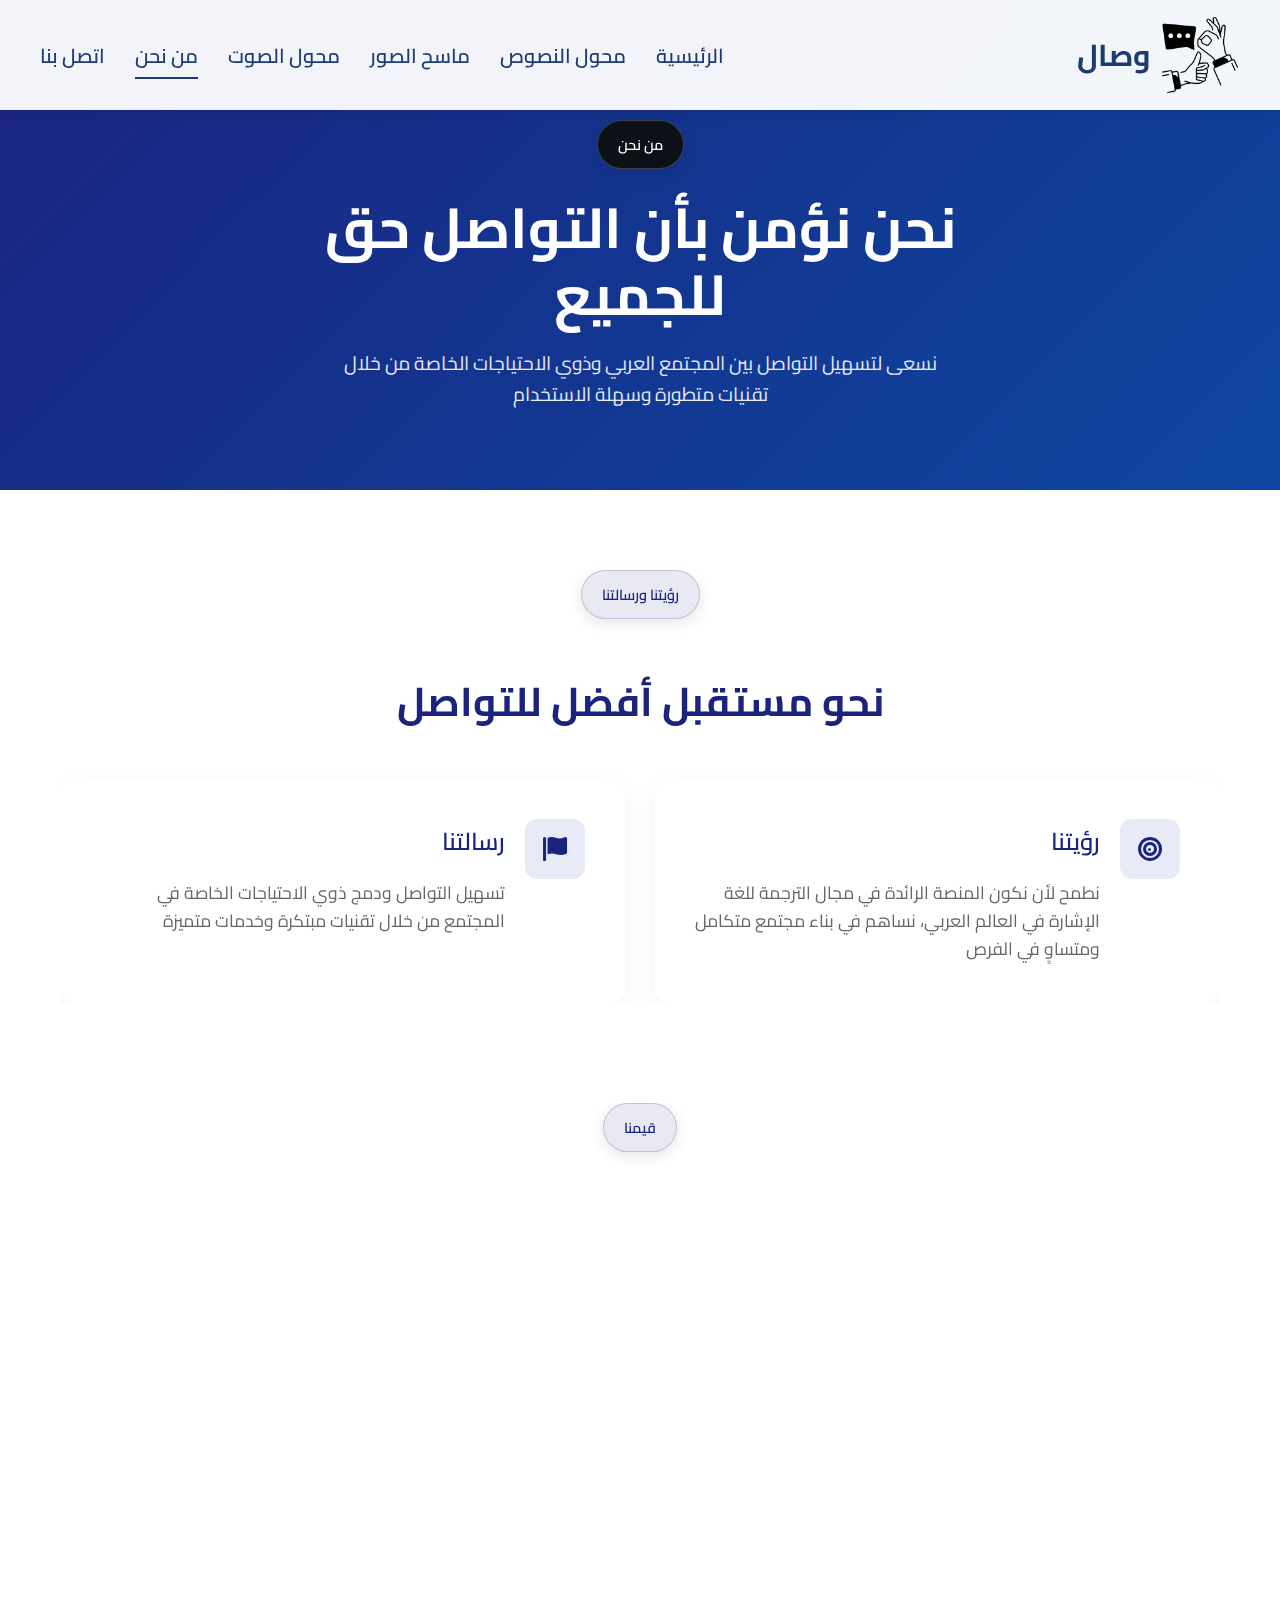
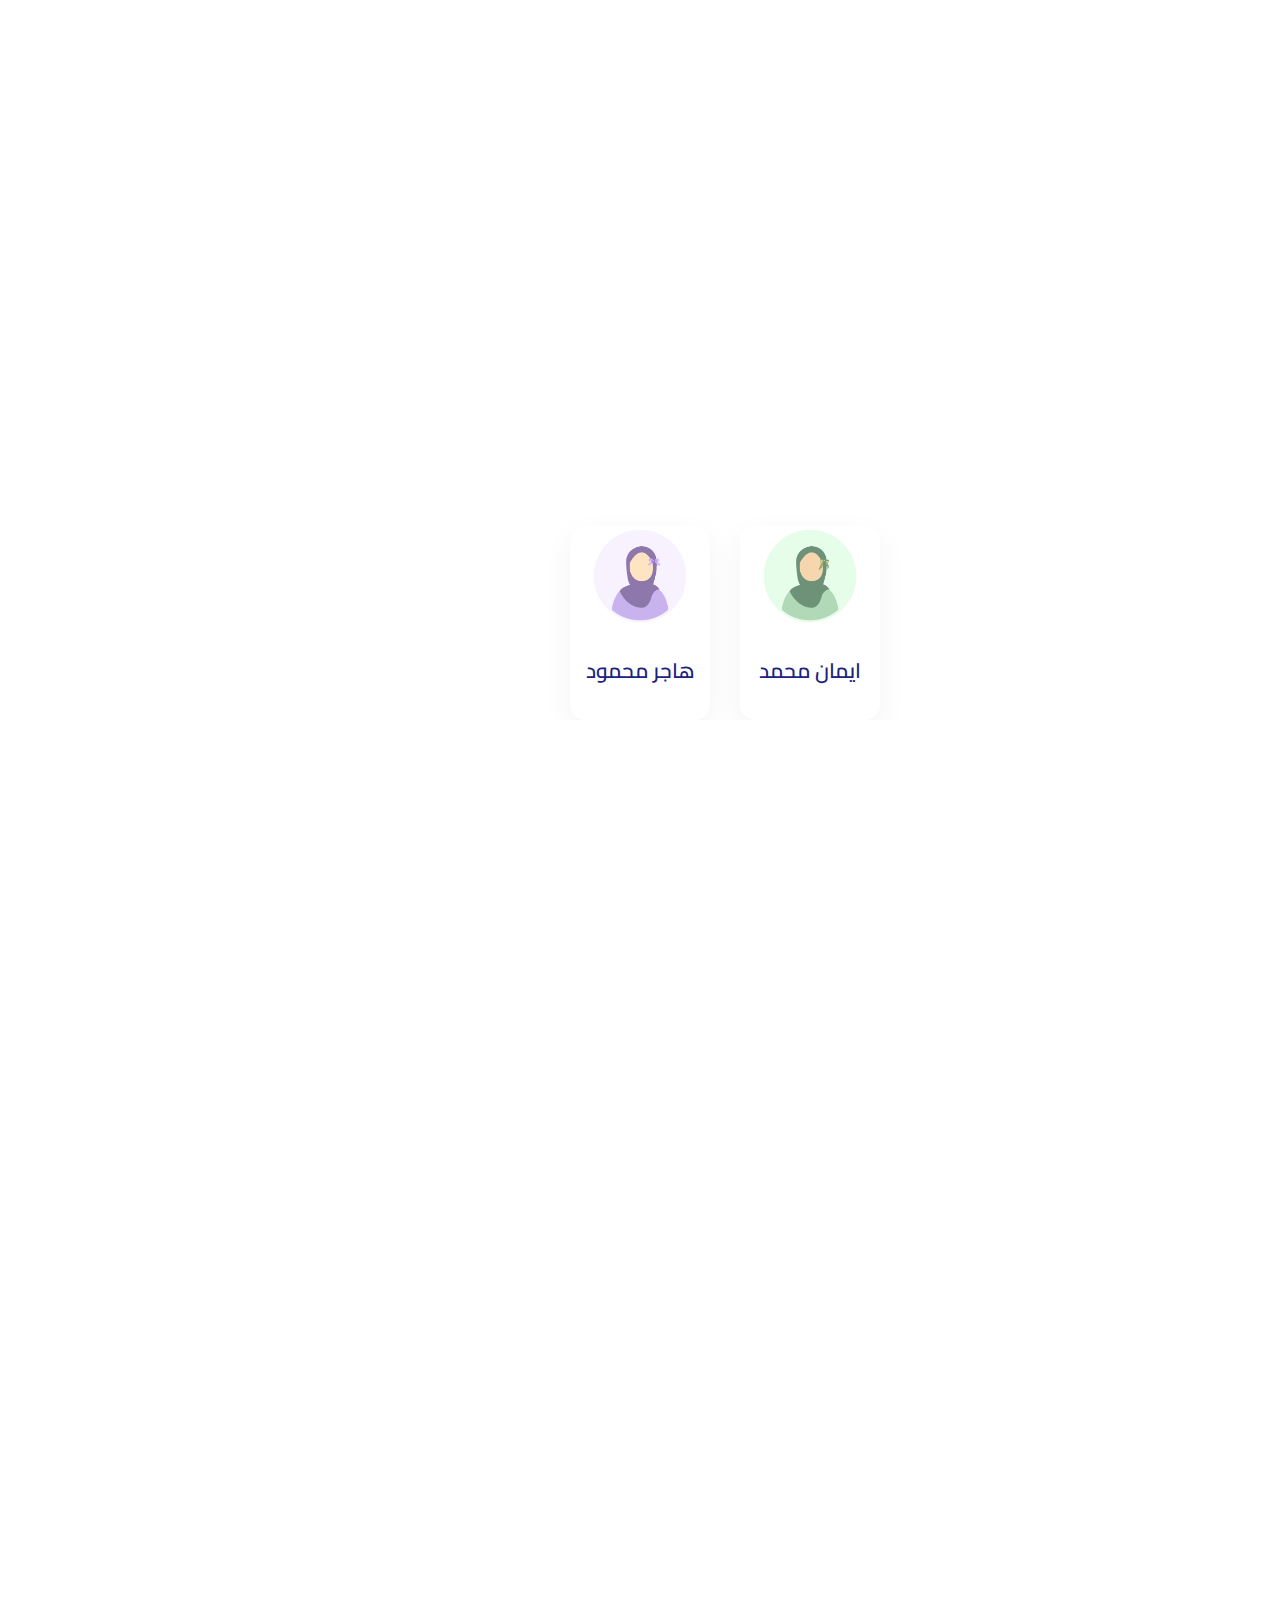
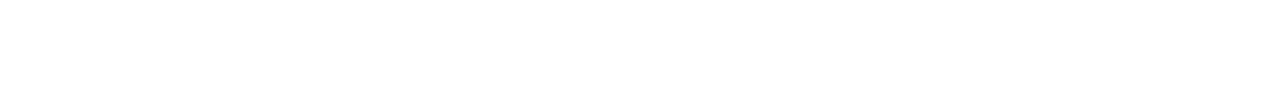
<file: about.html>
<!DOCTYPE html>
<html lang="ar" dir="rtl">
  <head>
    <meta charset="UTF-8" />
    <meta name="viewport" content="width=device-width, initial-scale=1.0" />
    <title>من نحن - وصال</title>
    <link rel="stylesheet" href="styles.css" />
    <link
      href="https://fonts.googleapis.com/css2?family=Cairo:wght@400;600;700&display=swap"
      rel="stylesheet"
    />
    <link
      rel="stylesheet"
      href="https://cdnjs.cloudflare.com/ajax/libs/font-awesome/6.0.0/css/all.min.css"
    />
    <!-- Add AOS CSS -->
    <link href="https://unpkg.com/aos@2.3.1/dist/aos.css" rel="stylesheet" />
  </head>
  <body style="overflow-x: hidden">
    <!-- main nav links -->
    <nav class="navbar">
      <div class="nav-container">
        <div class="logo">
          <img src="./images/logo.png" alt="" />
          <span>وصال</span>
        </div>
        <ul class="nav-links">
          <li><a href="home.html" id="homeLink">الرئيسية</a></li>
          <li><a href="text-converter.html">محول النصوص</a></li>
          <li><a href="image-scan.html">ماسح الصور</a></li>
          <li><a href="audio-converter.html">محول الصوت</a></li>
          <li><a href="about.html" class="active">من نحن</a></li>
          <li><a href="contact.html">اتصل بنا</a></li>
        </ul>
        <div class="menu-btn">
          <i class="fas fa-bars"></i>
        </div>
      </div>
    </nav>
    <!-- small nav links -->
    <ul class="small-nav-links" id="small-nav-links">
      <li><a href="home.html" id="homeLink">الرئيسية</a></li>
      <li><a href="text-converter.html">محول النصوص</a></li>
      <li><a href="image-scan.html">ماسح الصور</a></li>
      <li><a href="audio-converter.html">محول الصوت</a></li>
      <li><a href="about.html" class="active">من نحن</a></li>
      <li><a href="contact.html">اتصل بنا</a></li>
    </ul>

    <div class="container-about">
      <div class="about-hero">
        <div class="about-hero-content">
          <span class="section-tag">من نحن</span>
          <h1>نحن نؤمن بأن التواصل حق للجميع</h1>
          <p>
            نسعى لتسهيل التواصل بين المجتمع العربي وذوي الاحتياجات الخاصة من
            خلال تقنيات متطورة وسهلة الاستخدام
          </p>
        </div>
      </div>

      <div class="about-container">
        <section class="about-section mission">
          <div class="section-content">
            <span class="section-tag" data-aos="fade-up" data-aos-delay="200"
              >رؤيتنا ورسالتنا</span
            >
            <h2 data-aos="fade-up" data-aos-delay="300">
              نحو مستقبل أفضل للتواصل
            </h2>
            <div class="mission-cards">
              <div
                class="mission-card"
                data-aos="fade-right"
                data-aos-delay="400"
              >
                <div class="card-icon">
                  <i class="fas fa-bullseye"></i>
                </div>
                <div class="card-content">
                  <h3>رؤيتنا</h3>
                  <p>
                    نطمح لأن نكون المنصة الرائدة في مجال الترجمة للغة الإشارة في
                    العالم العربي، نساهم في بناء مجتمع متكامل ومتساوٍ في الفرص
                  </p>
                </div>
              </div>
              <div
                class="mission-card"
                data-aos="fade-left"
                data-aos-delay="500"
              >
                <div class="card-icon">
                  <i class="fas fa-flag"></i>
                </div>
                <div class="card-content">
                  <h3>رسالتنا</h3>
                  <p>
                    تسهيل التواصل ودمج ذوي الاحتياجات الخاصة في المجتمع من خلال
                    تقنيات مبتكرة وخدمات متميزة
                  </p>
                </div>
              </div>
            </div>
          </div>
        </section>

        <section class="about-section values">
          <div class="section-content">
            <span class="section-tag">قيمنا</span>
            <h2 data-aos="fade-up" data-aos-delay="300">ما يميزنا</h2>
            <div class="values-grid">
              <div class="value-card" data-aos="zoom-in" data-aos-delay="400">
                <div class="value-icon">
                  <i class="fas fa-heart"></i>
                </div>
                <div class="value-content">
                  <h3>التعاطف</h3>
                  <p>
                    نفهم احتياجات المستخدمين ونعمل على تلبيتها بكل تفانٍ وإخلاص
                  </p>
                </div>
              </div>
              <div class="value-card" data-aos="zoom-in" data-aos-delay="500">
                <div class="value-icon">
                  <i class="fas fa-lightbulb"></i>
                </div>
                <div class="value-content">
                  <h3>الابتكار</h3>
                  <p>نطور حلولاً مبتكرة لتحسين تجربة المستخدم وتسهيل التواصل</p>
                </div>
              </div>
              <div class="value-card" data-aos="zoom-in" data-aos-delay="600">
                <div class="value-icon">
                  <i class="fas fa-users"></i>
                </div>
                <div class="value-content">
                  <h3>التعاون</h3>
                  <p>نعمل معاً كفريق واحد لتحقيق أهدافنا المشتركة</p>
                </div>
              </div>
              <div class="value-card" data-aos="zoom-in" data-aos-delay="700">
                <div class="value-icon">
                  <i class="fas fa-star"></i>
                </div>
                <div class="value-content">
                  <h3>التميز</h3>
                  <p>نسعى دائماً لتقديم أفضل الخدمات بأعلى معايير الجودة</p>
                </div>
              </div>
            </div>
          </div>
        </section>

        <section class="about-section team">
          <div class="section-content">
            <span class="section-tag" data-aos="fade-up" data-aos-delay="200"
              >فريقنا</span
            >
            <h2 data-aos="fade-up" data-aos-delay="300">تعرف على فريق العمل</h2>
            <div class="team-grid">
              <div class="team-member" data-aos="fade-up" data-aos-delay="300">
                <div class="member-image">
                  <img src="./images/avatars/1.jpg" alt="girlAvatar" />
                </div>
                <div class="member-info">
                  <h3>آية مجدي</h3>
                </div>
              </div>

              <div class="team-member" data-aos="fade-up" data-aos-delay="300">
                <div class="member-image">
                  <img src="./images/avatars/2.jpg" alt="girlAvatar" />
                </div>
                <div class="member-info">
                  <h3>زينب علي</h3>
                </div>
              </div>

              <div class="team-member" data-aos="fade-up" data-aos-delay="300">
                <div class="member-image">
                  <img src="./images/avatars/3.jpg" alt="girlAvatar" />
                </div>
                <div class="member-info">
                  <h3>شيماء عماد</h3>
                </div>
              </div>

              <div class="team-member" data-aos="fade-up" data-aos-delay="300">
                <div class="member-image">
                  <img src="./images/avatars/4.jpg" alt="girlAvatar" />
                </div>
                <div class="member-info">
                  <h3>تقوي محمد</h3>
                </div>
              </div>

              <div class="team-member" data-aos="fade-up" data-aos-delay="300">
                <div class="member-image">
                  <img src="./images/avatars/5.jpg" alt="girlAvatar" />
                </div>
                <div class="member-info">
                  <h3>حنان محمد</h3>
                </div>
              </div>

              <div class="team-member" data-aos="fade-up" data-aos-delay="300">
                <div class="member-image">
                  <img src="./images/avatars/6.jpg" alt="girlAvatar" />
                </div>
                <div class="member-info">
                  <h3>آية محمود</h3>
                </div>
              </div>

              <div class="team-member" data-aos="fade-up" data-aos-delay="300">
                <div class="member-image">
                  <img src="./images/avatars/girlAvatar.png" alt="girlAvatar" />
                </div>
                <div class="member-info">
                  <h3>حسناء سعد</h3>
                </div>
              </div>

              <div class="team-member" data-aos="fade-up" data-aos-delay="300">
                <div class="member-image">
                  <img src="./images/avatars/1.jpg" alt="girlAvatar" />
                </div>
                <div class="member-info">
                  <h3>آلاء عمار</h3>
                </div>
              </div>

              <div class="team-member" data-aos="fade-up" data-aos-delay="300">
                <div class="member-image">
                  <img src="./images/avatars/2.jpg" alt="girlAvatar" />
                </div>
                <div class="member-info">
                  <h3>نور سيد</h3>
                </div>
              </div>

              <div class="team-member">
                <div class="member-image">
                  <img src="./images/avatars/3.jpg" alt="girlAvatar" />
                </div>
                <div class="member-info">
                  <h3>ايمان محمد</h3>
                </div>
              </div>

              <div class="team-member">
                <div class="member-image">
                  <img src="./images/avatars/4.jpg" alt="girlAvatar" />
                </div>
                <div class="member-info">
                  <h3>هاجر محمود</h3>
                </div>
              </div>
            </div>
          </div>
        </section>

        <section class="about-section academic">
          <div class="section-content">
            <span
              class="section-tag"
              data-aos="fade-up"
              data-aos-duration="1000"
              >معلومات أكاديمية</span
            >
            <h2 data-aos="fade-up" data-aos-duration="1000">
              الفرقه الرابعه: تكنولوجيا التعليم
            </h2>
            <div
              data-aos="fade-up"
              data-aos-duration="1000"
              class="academic-info"
            >
              <p>جامعه الفيوم</p>
              <p>كليه التربيه النوعيه</p>
              <p>إشراف دكتور: ايمان عثمان</p>
            </div>
          </div>
        </section>
      </div>
    </div>

    <footer id="contact" data-aos="fade-up" data-aos-duration="1000">
      <div class="footer-content">
        <div class="footer-section">
          <h3>تواصل معنا</h3>
          <p><i class="fas fa-envelope"></i> Noursayed7261@gmail.com</p>
          <p><i class="fas fa-phone"></i> 01002456132</p>
        </div>
        <div class="footer-section">
          <h3>روابط سريعة</h3>
          <ul class="footer-links">
            <li><a href="index.html">الرئيسية</a></li>
            <li><a href="#features">المميزات</a></li>
            <li><a href="#converter">المحول</a></li>
            <li><a href="about.html">من نحن</a></li>
            <li><a href="contact.html">اتصل بنا</a></li>
          </ul>
        </div>
        <div class="footer-section">
          <h3>تابعنا</h3>
          <ul class="wrapper">
            <li class="icon facebook">
              <span class="tooltip">Facebook</span>
              <svg
                viewBox="0 0 320 512"
                height="1.2em"
                fill="currentColor"
                xmlns="http://www.w3.org/2000/svg"
              >
                <path
                  d="M279.14 288l14.22-92.66h-88.91v-60.13c0-25.35 12.42-50.06 52.24-50.06h40.42V6.26S260.43 0 225.36 0c-73.22 0-121.08 44.38-121.08 124.72v70.62H22.89V288h81.39v224h100.17V288z"
                ></path>
              </svg>
            </li>
            <li class="icon twitter">
              <span class="tooltip">Twitter</span>
              <svg
                height="1.8em"
                fill="currentColor"
                viewBox="0 0 48 48"
                xmlns="http://www.w3.org/2000/svg"
                class="twitter"
              >
                <path
                  d="M42,12.429c-1.323,0.586-2.746,0.977-4.247,1.162c1.526-0.906,2.7-2.351,3.251-4.058c-1.428,0.837-3.01,1.452-4.693,1.776C34.967,9.884,33.05,9,30.926,9c-4.08,0-7.387,3.278-7.387,7.32c0,0.572,0.067,1.129,0.193,1.67c-6.138-0.308-11.582-3.226-15.224-7.654c-0.64,1.082-1,2.349-1,3.686c0,2.541,1.301,4.778,3.285,6.096c-1.211-0.037-2.351-0.374-3.349-0.914c0,0.022,0,0.055,0,0.086c0,3.551,2.547,6.508,5.923,7.181c-0.617,0.169-1.269,0.263-1.941,0.263c-0.477,0-0.942-0.054-1.392-0.135c0.94,2.902,3.667,5.023,6.898,5.086c-2.528,1.96-5.712,3.134-9.174,3.134c-0.598,0-1.183-0.034-1.761-0.104C9.268,36.786,13.152,38,17.321,38c13.585,0,21.017-11.156,21.017-20.834c0-0.317-0.01-0.633-0.025-0.945C39.763,15.197,41.013,13.905,42,12.429"
                ></path>
              </svg>
            </li>
            <li class="icon instagram">
              <span class="tooltip">Instagram</span>
              <svg
                xmlns="http://www.w3.org/2000/svg"
                height="1.2em"
                fill="currentColor"
                class="bi bi-instagram"
                viewBox="0 0 16 16"
              >
                <path
                  d="M8 0C5.829 0 5.556.01 4.703.048 3.85.088 3.269.222 2.76.42a3.917 3.917 0 0 0-1.417.923A3.927 3.927 0 0 0 .42 2.76C.222 3.268.087 3.85.048 4.7.01 5.555 0 5.827 0 8.001c0 2.172.01 2.444.048 3.297.04.852.174 1.433.372 1.942.205.526.478.972.923 1.417.444.445.89.719 1.416.923.51.198 1.09.333 1.942.372C5.555 15.99 5.827 16 8 16s2.444-.01 3.298-.048c.851-.04 1.434-.174 1.943-.372a3.916 3.916 0 0 0 1.416-.923c.445-.445.718-.891.923-1.417.197-.509.332-1.09.372-1.942C15.99 10.445 16 10.173 16 8s-.01-2.445-.048-3.299c-.04-.851-.175-1.433-.372-1.941a3.926 3.926 0 0 0-.923-1.417A3.911 3.911 0 0 0 13.24.42c-.51-.198-1.092-.333-1.943-.372C10.443.01 10.172 0 7.998 0h.003zm-.717 1.442h.718c2.136 0 2.389.007 3.232.046.78.035 1.204.166 1.486.275.373.145.64.319.92.599.28.28.453.546.598.92.11.281.24.705.275 1.485.039.843.047 1.096.047 3.231s-.008 2.389-.047 3.232c-.035.78-.166 1.203-.275 1.485a2.47 2.47 0 0 1-.599.919c-.28.28-.546.453-.92.598-.28.11-.704.24-1.485.276-.843.038-1.096.047-3.232.047s-2.39-.009-3.233-.047c-.78-.036-1.203-.166-1.485-.276a2.478 2.478 0 0 1-.92-.598 2.48 2.48 0 0 1-.6-.92c-.109-.281-.24-.705-.275-1.485-.038-.843-.046-1.096-.046-3.233 0-2.136.008-2.388.046-3.231.036-.78.166-1.204.276-1.486.145-.373.319-.64.599-.92.28-.28.546-.453.92-.598.282-.11.705-.24 1.485-.276.738-.034 1.024-.044 2.515-.045v.002zm4.988 1.328a.96.96 0 1 0 0 1.92.96.96 0 0 0 0-1.92zm-4.27 1.122a4.109 4.109 0 1 0 0 8.217 4.109 4.109 0 0 0 0-8.217zm0 1.441a2.667 2.667 0 1 1 0 5.334 2.667 2.667 0 0 1 0-5.334z"
                ></path>
              </svg>
            </li>
          </ul>
        </div>
      </div>
      <div class="footer-bottom">
        <p>صمم بواسطة &#128150;</p>
      </div>
    </footer>
    <script src="script.js"></script>
    <!-- Add AOS JS -->
    <script src="https://unpkg.com/aos@2.3.1/dist/aos.js"></script>
    <script>
      // Initialize AOS
      AOS.init({
        once: true, // animations happen only once
        mirror: false, // whether elements should animate out while scrolling past them
        offset: 100, // offset (in px) from the original trigger point
      });
    </script>
  </body>
</html>
</file>
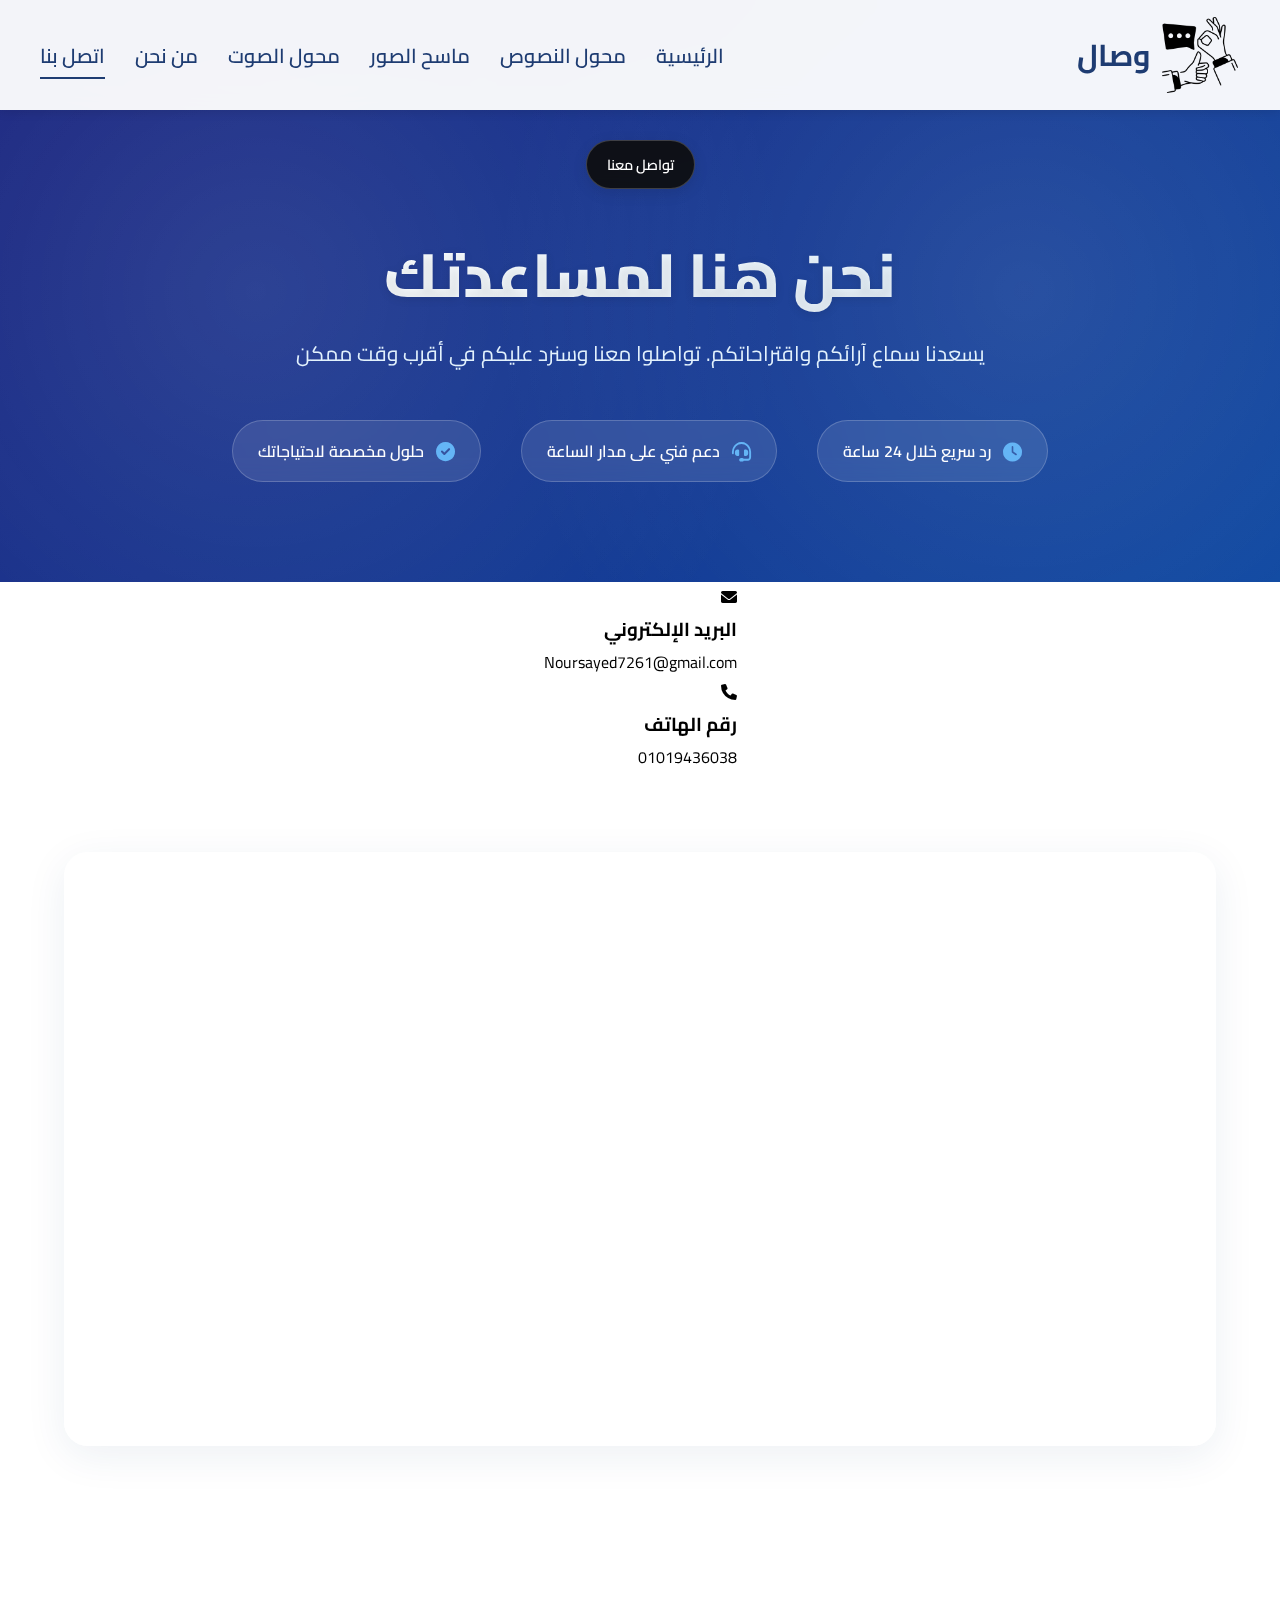
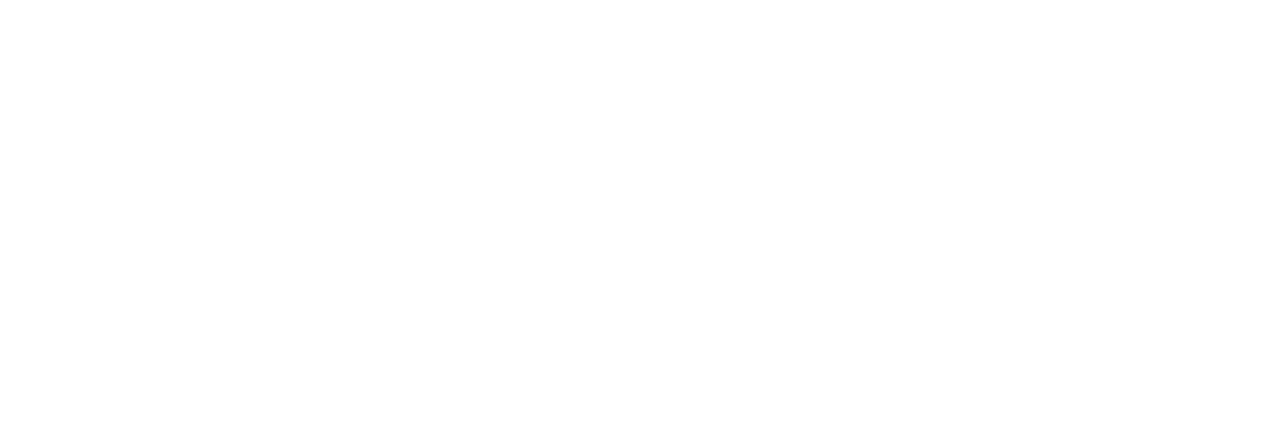
<file: contact.html>
<!DOCTYPE html>
<html lang="ar" dir="rtl">
  <head>
    <meta charset="UTF-8" />
    <meta name="viewport" content="width=device-width, initial-scale=1.0" />
    <title>اتصل بنا - وصال</title>
    <link rel="stylesheet" href="styles.css" />
    <link
      href="https://fonts.googleapis.com/css2?family=Cairo:wght@400;600;700&display=swap"
      rel="stylesheet"
    />
    <link
      rel="stylesheet"
      href="https://cdnjs.cloudflare.com/ajax/libs/font-awesome/6.0.0/css/all.min.css"
    />
    <!-- Add AOS CSS -->
    <link href="https://unpkg.com/aos@2.3.1/dist/aos.css" rel="stylesheet" />
  </head>
  <body>
    <!-- main nav links -->
    <nav class="navbar" data-aos="fade-down" data-aos-duration="1000">
      <div class="nav-container">
        <div class="logo">
          <img src="./images/logo.png" alt="" />
          <span>وصال</span>
        </div>
        <ul class="nav-links">
          <li><a href="home.html" id="homeLink">الرئيسية</a></li>
          <li><a href="text-converter.html">محول النصوص</a></li>
          <li><a href="image-scan.html">ماسح الصور</a></li>
          <li><a href="audio-converter.html">محول الصوت</a></li>
          <li><a href="about.html">من نحن</a></li>
          <li><a href="contact.html" class="active">اتصل بنا</a></li>
        </ul>
        <div class="menu-btn">
          <i class="fas fa-bars"></i>
        </div>
      </div>
    </nav>
    <!-- small nav links -->
    <ul class="small-nav-links" id="small-nav-links">
      <li><a href="home.html" id="homeLink">الرئيسية</a></li>
      <li><a href="text-converter.html">محول النصوص</a></li>
      <li><a href="image-scan.html">ماسح الصور</a></li>
      <li><a href="audio-converter.html">محول الصوت</a></li>
      <li><a href="about.html">من نحن</a></li>
      <li><a href="contact.html" class="active">اتصل بنا</a></li>
    </ul>

    <div class="contact-hero">
      <div
        class="contact-hero-content"
        data-aos="fade-up"
        data-aos-duration="1000"
      >
        <span class="section-tag" data-aos="fade-up" data-aos-delay="200"
          >تواصل معنا</span
        >
        <h1 data-aos="fade-up" data-aos-delay="300">نحن هنا لمساعدتك</h1>
        <p data-aos="fade-up" data-aos-delay="400">
          يسعدنا سماع آرائكم واقتراحاتكم. تواصلوا معنا وسنرد عليكم في أقرب وقت
          ممكن
        </p>
        <div class="hero-stats">
          <div class="stat-item" data-aos="fade-right" data-aos-delay="500">
            <i class="fas fa-clock"></i>
            <span>رد سريع خلال 24 ساعة</span>
          </div>
          <div class="stat-item" data-aos="fade-right" data-aos-delay="600">
            <i class="fas fa-headset"></i>
            <span>دعم فني على مدار الساعة</span>
          </div>
          <div class="stat-item" data-aos="fade-right" data-aos-delay="700">
            <i class="fas fa-check-circle"></i>
            <span>حلول مخصصة لاحتياجاتك</span>
          </div>
        </div>
      </div>
      <div
        class="hero-pattern"
        data-aos="fade-left"
        data-aos-duration="1000"
      ></div>
    </div>

    <div
      class="contact-info-section"
      data-aos="fade-up"
      data-aos-duration="1000"
    >
      <div class="contact-info-container">
        <div class="contact-info-card" data-aos="fade-up" data-aos-delay="200">
          <i class="fas fa-envelope"></i>
          <h3>البريد الإلكتروني</h3>
          <p>Noursayed7261@gmail.com</p>
        </div>
        <div class="contact-info-card" data-aos="fade-up" data-aos-delay="300">
          <i class="fas fa-phone"></i>
          <h3>رقم الهاتف</h3>
          <p>01019436038</p>
        </div>
      </div>
    </div>

    <div class="contact-container">
      <div
        class="contact-form-container"
        data-aos="zoom-in"
        data-aos-duration="1000"
      >
        <form class="contact-form" id="contactForm">
          <div class="form-group" data-aos="fade-up" data-aos-delay="200">
            <div class="input-icon">
              <i class="fas fa-user"></i>
              <input
                type="text"
                id="name"
                name="name"
                placeholder="الاسم الكامل"
                required
              />
            </div>
          </div>
          <div class="form-group" data-aos="fade-up" data-aos-delay="300">
            <div class="input-icon">
              <i class="fas fa-envelope"></i>
              <input
                type="email"
                id="email"
                name="email"
                placeholder="البريد الإلكتروني"
                required
              />
            </div>
          </div>
          <div class="form-group" data-aos="fade-up" data-aos-delay="400">
            <div class="input-icon">
              <i class="fas fa-heading"></i>
              <input
                type="text"
                id="subject"
                name="subject"
                placeholder="الموضوع"
                required
              />
            </div>
          </div>
          <div class="form-group" data-aos="fade-up" data-aos-delay="500">
            <div class="input-icon textarea-icon">
              <i class="fas fa-comment-alt"></i>
              <textarea
                id="message"
                name="message"
                rows="6"
                placeholder="اكتب رسالتك هنا..."
                required
              ></textarea>
            </div>
          </div>
          <!-- From Uiverse.io by marcelodolza -->
          <button
            type="button"
            class="button-sent"
            data-aos="fade-up"
            data-aos-delay="600"
          >
            <div class="outline"></div>
            <div class="state state--default">
              <div class="icon">
                <svg
                  width="1em"
                  height="1em"
                  viewBox="0 0 24 24"
                  fill="none"
                  xmlns="http://www.w3.org/2000/svg"
                >
                  <g style="filter: url(#shadow)">
                    <path
                      d="M14.2199 21.63C13.0399 21.63 11.3699 20.8 10.0499 16.83L9.32988 14.67L7.16988 13.95C3.20988 12.63 2.37988 10.96 2.37988 9.78001C2.37988 8.61001 3.20988 6.93001 7.16988 5.60001L15.6599 2.77001C17.7799 2.06001 19.5499 2.27001 20.6399 3.35001C21.7299 4.43001 21.9399 6.21001 21.2299 8.33001L18.3999 16.82C17.0699 20.8 15.3999 21.63 14.2199 21.63ZM7.63988 7.03001C4.85988 7.96001 3.86988 9.06001 3.86988 9.78001C3.86988 10.5 4.85988 11.6 7.63988 12.52L10.1599 13.36C10.3799 13.43 10.5599 13.61 10.6299 13.83L11.4699 16.35C12.3899 19.13 13.4999 20.12 14.2199 20.12C14.9399 20.12 16.0399 19.13 16.9699 16.35L19.7999 7.86001C20.3099 6.32001 20.2199 5.06001 19.5699 4.41001C18.9199 3.76001 17.6599 3.68001 16.1299 4.19001L7.63988 7.03001Z"
                      fill="currentColor"
                    ></path>
                    <path
                      d="M10.11 14.4C9.92005 14.4 9.73005 14.33 9.58005 14.18C9.29005 13.89 9.29005 13.41 9.58005 13.12L13.16 9.53C13.45 9.24 13.93 9.24 14.22 9.53C14.51 9.82 14.51 10.3 14.22 10.59L10.64 14.18C10.5 14.33 10.3 14.4 10.11 14.4Z"
                      fill="currentColor"
                    ></path>
                  </g>
                  <defs>
                    <filter id="shadow">
                      <fedropshadow
                        dx="0"
                        dy="1"
                        stdDeviation="0.6"
                        flood-opacity="0.5"
                      ></fedropshadow>
                    </filter>
                  </defs>
                </svg>
              </div>
              <p>
                <span style="--i: 0">S</span>
                <span style="--i: 1">e</span>
                <span style="--i: 2">n</span>
                <span style="--i: 3">d</span>
                <span style="--i: 4">M</span>
                <span style="--i: 5">e</span>
                <span style="--i: 6">s</span>
                <span style="--i: 7">s</span>
                <span style="--i: 8">a</span>
                <span style="--i: 9">g</span>
                <span style="--i: 10">e</span>
              </p>
            </div>
            <div class="state state--sent">
              <div class="icon">
                <svg
                  xmlns="http://www.w3.org/2000/svg"
                  fill="none"
                  viewBox="0 0 24 24"
                  height="1em"
                  width="1em"
                  stroke-width="0.5px"
                  stroke="black"
                >
                  <g style="filter: url(#shadow)">
                    <path
                      fill="currentColor"
                      d="M12 22.75C6.07 22.75 1.25 17.93 1.25 12C1.25 6.07 6.07 1.25 12 1.25C17.93 1.25 22.75 6.07 22.75 12C22.75 17.93 17.93 22.75 12 22.75ZM12 2.75C6.9 2.75 2.75 6.9 2.75 12C2.75 17.1 6.9 21.25 12 21.25C17.1 21.25 21.25 17.1 21.25 12C21.25 6.9 17.1 2.75 12 2.75Z"
                    ></path>
                    <path
                      fill="currentColor"
                      d="M10.5795 15.5801C10.3795 15.5801 10.1895 15.5001 10.0495 15.3601L7.21945 12.5301C6.92945 12.2401 6.92945 11.7601 7.21945 11.4701C7.50945 11.1801 7.98945 11.1801 8.27945 11.4701L10.5795 13.7701L15.7195 8.6301C16.0095 8.3401 16.4895 8.3401 16.7795 8.6301C17.0695 8.9201 17.0695 9.4001 16.7795 9.6901L11.1095 15.3601C10.9695 15.5001 10.7795 15.5801 10.5795 15.5801Z"
                    ></path>
                  </g>
                </svg>
              </div>
              <p>
                <span style="--i: 5">S</span>
                <span style="--i: 6">e</span>
                <span style="--i: 7">n</span>
                <span style="--i: 8">t</span>
              </p>
            </div>
          </button>
        </form>
      </div>
    </div>

    <footer id="contact" data-aos="fade-up" data-aos-duration="1000">
      <div class="footer-content">
        <div class="footer-section">
          <h3>تواصل معنا</h3>
          <p><i class="fas fa-envelope"></i> Noursayed7261@gmail.com</p>
          <p><i class="fas fa-phone"></i> 01002456132</p>
        </div>
        <div class="footer-section">
          <h3>روابط سريعة</h3>
          <ul class="footer-links">
            <li><a href="index.html">الرئيسية</a></li>
            <li><a href="#features">المميزات</a></li>
            <li><a href="#converter">المحول</a></li>
            <li><a href="about.html">من نحن</a></li>
            <li><a href="contact.html">اتصل بنا</a></li>
          </ul>
        </div>
        <div class="footer-section">
          <h3>تابعنا</h3>
          <ul class="wrapper">
            <li class="icon facebook">
              <span class="tooltip">Facebook</span>
              <svg
                viewBox="0 0 320 512"
                height="1.2em"
                fill="currentColor"
                xmlns="http://www.w3.org/2000/svg"
              >
                <path
                  d="M279.14 288l14.22-92.66h-88.91v-60.13c0-25.35 12.42-50.06 52.24-50.06h40.42V6.26S260.43 0 225.36 0c-73.22 0-121.08 44.38-121.08 124.72v70.62H22.89V288h81.39v224h100.17V288z"
                ></path>
              </svg>
            </li>
            <li class="icon twitter">
              <span class="tooltip">Twitter</span>
              <svg
                height="1.8em"
                fill="currentColor"
                viewBox="0 0 48 48"
                xmlns="http://www.w3.org/2000/svg"
                class="twitter"
              >
                <path
                  d="M42,12.429c-1.323,0.586-2.746,0.977-4.247,1.162c1.526-0.906,2.7-2.351,3.251-4.058c-1.428,0.837-3.01,1.452-4.693,1.776C34.967,9.884,33.05,9,30.926,9c-4.08,0-7.387,3.278-7.387,7.32c0,0.572,0.067,1.129,0.193,1.67c-6.138-0.308-11.582-3.226-15.224-7.654c-0.64,1.082-1,2.349-1,3.686c0,2.541,1.301,4.778,3.285,6.096c-1.211-0.037-2.351-0.374-3.349-0.914c0,0.022,0,0.055,0,0.086c0,3.551,2.547,6.508,5.923,7.181c-0.617,0.169-1.269,0.263-1.941,0.263c-0.477,0-0.942-0.054-1.392-0.135c0.94,2.902,3.667,5.023,6.898,5.086c-2.528,1.96-5.712,3.134-9.174,3.134c-0.598,0-1.183-0.034-1.761-0.104C9.268,36.786,13.152,38,17.321,38c13.585,0,21.017-11.156,21.017-20.834c0-0.317-0.01-0.633-0.025-0.945C39.763,15.197,41.013,13.905,42,12.429"
                ></path>
              </svg>
            </li>
            <li class="icon instagram">
              <span class="tooltip">Instagram</span>
              <svg
                xmlns="http://www.w3.org/2000/svg"
                height="1.2em"
                fill="currentColor"
                class="bi bi-instagram"
                viewBox="0 0 16 16"
              >
                <path
                  d="M8 0C5.829 0 5.556.01 4.703.048 3.85.088 3.269.222 2.76.42a3.917 3.917 0 0 0-1.417.923A3.927 3.927 0 0 0 .42 2.76C.222 3.268.087 3.85.048 4.7.01 5.555 0 5.827 0 8.001c0 2.172.01 2.444.048 3.297.04.852.174 1.433.372 1.942.205.526.478.972.923 1.417.444.445.89.719 1.416.923.51.198 1.09.333 1.942.372C5.555 15.99 5.827 16 8 16s2.444-.01 3.298-.048c.851-.04 1.434-.174 1.943-.372a3.916 3.916 0 0 0 1.416-.923c.445-.445.718-.891.923-1.417.197-.509.332-1.09.372-1.942C15.99 10.445 16 10.173 16 8s-.01-2.445-.048-3.299c-.04-.851-.175-1.433-.372-1.941a3.926 3.926 0 0 0-.923-1.417A3.911 3.911 0 0 0 13.24.42c-.51-.198-1.092-.333-1.943-.372C10.443.01 10.172 0 7.998 0h.003zm-.717 1.442h.718c2.136 0 2.389.007 3.232.046.78.035 1.204.166 1.486.275.373.145.64.319.92.599.28.28.453.546.598.92.11.281.24.705.275 1.485.039.843.047 1.096.047 3.231s-.008 2.389-.047 3.232c-.035.78-.166 1.203-.275 1.485a2.47 2.47 0 0 1-.599.919c-.28.28-.546.453-.92.598-.28.11-.704.24-1.485.276-.843.038-1.096.047-3.232.047s-2.39-.009-3.233-.047c-.78-.036-1.203-.166-1.485-.276a2.478 2.478 0 0 1-.92-.598 2.48 2.48 0 0 1-.6-.92c-.109-.281-.24-.705-.275-1.485-.038-.843-.046-1.096-.046-3.233 0-2.136.008-2.388.046-3.231.036-.78.166-1.204.276-1.486.145-.373.319-.64.599-.92.28-.28.546-.453.92-.598.282-.11.705-.24 1.485-.276.738-.034 1.024-.044 2.515-.045v.002zm4.988 1.328a.96.96 0 1 0 0 1.92.96.96 0 0 0 0-1.92zm-4.27 1.122a4.109 4.109 0 1 0 0 8.217 4.109 4.109 0 0 0 0-8.217zm0 1.441a2.667 2.667 0 1 1 0 5.334 2.667 2.667 0 0 1 0-5.334z"
                ></path>
              </svg>
            </li>
          </ul>
        </div>
      </div>
      <div class="footer-bottom">
        <p>صمم بواسطة &#128150;</p>
      </div>
    </footer>
    <script src="script.js"></script>
    <!-- Add AOS JS -->
    <script src="https://unpkg.com/aos@2.3.1/dist/aos.js"></script>
    <script>
      // Initialize AOS
      AOS.init({
        once: true, // animations happen only once
        mirror: false, // whether elements should animate out while scrolling past them
        offset: 100, // offset (in px) from the original trigger point
      });
    </script>
  </body>
</html>
</file>
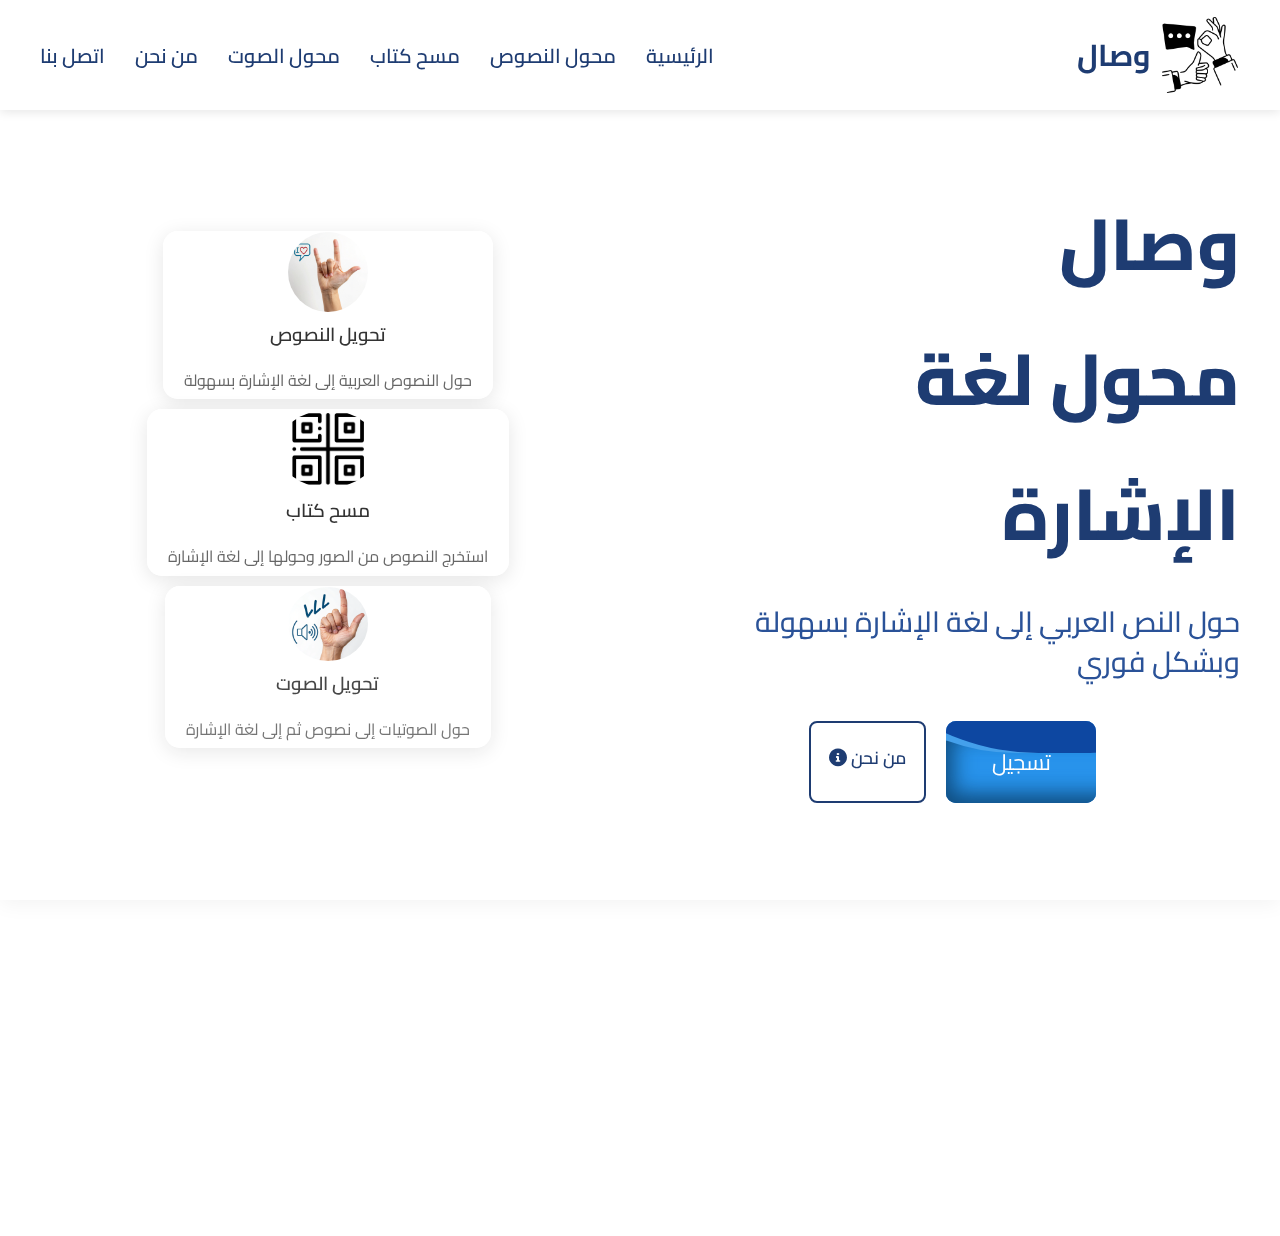
<file: home.html>
<!DOCTYPE html>
<html lang="ar" dir="rtl">
  <head>
    <meta charset="UTF-8" />
    <meta name="viewport" content="width=device-width, initial-scale=1.0" />
    <title>وصال</title>
    <link rel="stylesheet" href="styles.css" />
    <link
      href="https://fonts.googleapis.com/css2?family=Cairo:wght@400;600;700&display=swap"
      rel="stylesheet"
    />
    <link
      rel="stylesheet"
      href="https://cdnjs.cloudflare.com/ajax/libs/font-awesome/6.0.0/css/all.min.css"
    />
    <link href="https://unpkg.com/aos@2.3.1/dist/aos.css" rel="stylesheet" />
  </head>
  <body>
    <!-- main nav links -->
    <nav class="navbar" data-aos="fade-down" data-aos-duration="1000">
      <div class="nav-container">
        <div class="logo">
          <img src="./images/logo.png" alt="" />
          <span>وصال</span>
        </div>
        <ul class="nav-links">
          <li><a href="home.html" id="homeLink">الرئيسية</a></li>
          <li><a href="text-converter.html">محول النصوص</a></li>
          <li><a href="image-scan.html">مسح كتاب</a></li>
          <li><a href="audio-converter.html">محول الصوت</a></li>
          <li><a href="about.html">من نحن</a></li>
          <li><a href="contact.html">اتصل بنا</a></li>
        </ul>
        <div class="menu-btn">
          <i class="fas fa-bars"></i>
        </div>
      </div>
    </nav>
    <!-- small nav links -->
    <ul class="small-nav-links" id="small-nav-links">
      <li><a href="home.html" id="homeLink">الرئيسية</a></li>
      <li><a href="text-converter.html">محول النصوص</a></li>
      <li><a href="image-scan.html">مسح كتاب</a></li>
      <li><a href="audio-converter.html">محول الصوت</a></li>
      <li><a href="about.html">من نحن</a></li>
      <li><a href="contact.html">اتصل بنا</a></li>
    </ul>

    <div class="hero" id="home">
      <div class="hero-container">
        <div class="hero-content">
          <h1 class="animate-text" data-aos="fade-up" data-aos-duration="1000">
            وصال
            <br />
            محول لغة الإشارة
          </h1>
          <p
            class="subtitle animate-text-delay"
            data-aos="fade-up"
            data-aos-delay="200"
            data-aos-duration="1000"
          >
            حول النص العربي إلى لغة الإشارة بسهولة وبشكل فوري
          </p>
          <div
            class="hero-buttons"
            data-aos="fade-right"
            data-aos-delay="400"
            data-aos-duration="1000"
          >
            <a href="index.html">
              <button class="button-water">
                <span class="liquid"></span>
                <span class="btn-txt">تسجيل</span>
              </button>
            </a>
            <a href="about.html" class="secondary-button animate-text-delay-2">
              <span>من نحن</span>
              <i class="fas fa-info-circle"></i>
            </a>
          </div>
        </div>

        <div class="hero-features" data-aos="fade-up" data-aos-duration="1000">
          <a
            href="text-converter.html"
            class="feature-card"
            data-aos="fade-up"
            data-aos-delay="200"
          >
            <div
              class="feature-image"
              style="
                width: 80px;
                height: 80px;
                border-radius: 50%;
                overflow: hidden;
                margin: 0 auto;
              "
            >
              <img
                src="./images/text-icon-to-sign-language.png"
                alt="تحويل النصوص"
                style="width: 100%; height: 100%; object-fit: cover"
              />
            </div>
            <div class="feature-content">
              <h3>تحويل النصوص</h3>
              <p>حول النصوص العربية إلى لغة الإشارة بسهولة</p>
            </div>
          </a>
          <a
            href="image-scan.html"
            class="feature-card"
            data-aos="fade-up"
            data-aos-delay="300"
          >
            <div
              class="feature-image"
              style="
                width: 100px;
                height: 78px;
                border-radius: 50%;
                overflow: hidden;
                margin: 0 auto;
              "
            >
              <img
                src="./images/scan.jpg"
                alt="تحويل الصور"
                style="width: 100%; height: 100%; object-fit: cover"
              />
            </div>
            <div class="feature-content">
              <h3>مسح كتاب</h3>
              <p>استخرج النصوص من الصور وحولها إلى لغة الإشارة</p>
            </div>
          </a>
          <a
            href="audio-converter.html"
            class="feature-card"
            data-aos="fade-up"
            data-aos-delay="400"
          >
            <div
              class="feature-image"
              style="
                width: 80px;
                height: 74px;
                border-radius: 50%;
                overflow: hidden;
                margin: 0 auto;
              "
            >
              <img
                src="./images/sound-icon-to-sign-language.png"
                alt="تحويل الصوت"
                style="width: 100%; height: 100%; object-fit: cover"
              />
            </div>
            <div class="feature-content">
              <h3>تحويل الصوت</h3>
              <p>حول الصوتيات إلى نصوص ثم إلى لغة الإشارة</p>
            </div>
          </a>
        </div>
      </div>
      <div class="hero-waves">
        <svg xmlns="http://www.w3.org/2000/svg" viewBox="0 0 1440 320">
          <path
            fill="#ffffff"
            fill-opacity="1"
            d="M0,96L48,112C96,128,192,160,288,160C384,160,480,128,576,122.7C672,117,768,139,864,149.3C960,160,1056,160,1152,138.7C1248,117,1344,75,1392,53.3L1440,32L1440,320L1392,320C1344,320,1248,320,1152,320C1056,320,960,320,864,320C768,320,672,320,576,320C480,320,384,320,288,320C192,320,96,320,48,320L0,320Z"
          ></path>
        </svg>
      </div>
    </div>

    <footer
      class="footer-container"
      id="contact"
      data-aos="fade-up"
      data-aos-duration="1000"
    >
      <div class="footer-section">
        <ul class="footer-links">
          <li><a href="about.html">من نحن</a></li>
        </ul>
        <div>
          <p><i class="fas fa-envelope"></i> Noursayed7261@gmail.com</p>
          <p><i class="fas fa-phone"></i> +201019436038</p>
        </div>
        <ul class="wrapper">
          <li class="icon facebook">
            <span class="tooltip">Facebook</span>
            <svg
              viewBox="0 0 320 512"
              height="1.2em"
              fill="currentColor"
              xmlns="http://www.w3.org/2000/svg"
            >
              <path
                d="M279.14 288l14.22-92.66h-88.91v-60.13c0-25.35 12.42-50.06 52.24-50.06h40.42V6.26S260.43 0 225.36 0c-73.22 0-121.08 44.38-121.08 124.72v70.62H22.89V288h81.39v224h100.17V288z"
              ></path>
            </svg>
          </li>
          <li class="icon twitter">
            <span class="tooltip">Twitter</span>
            <svg
              height="1.8em"
              fill="currentColor"
              viewBox="0 0 48 48"
              xmlns="http://www.w3.org/2000/svg"
              class="twitter"
            >
              <path
                d="M42,12.429c-1.323,0.586-2.746,0.977-4.247,1.162c1.526-0.906,2.7-2.351,3.251-4.058c-1.428,0.837-3.01,1.452-4.693,1.776C34.967,9.884,33.05,9,30.926,9c-4.08,0-7.387,3.278-7.387,7.32c0,0.572,0.067,1.129,0.193,1.67c-6.138-0.308-11.582-3.226-15.224-7.654c-0.64,1.082-1,2.349-1,3.686c0,2.541,1.301,4.778,3.285,6.096c-1.211-0.037-2.351-0.374-3.349-0.914c0,0.022,0,0.055,0,0.086c0,3.551,2.547,6.508,5.923,7.181c-0.617,0.169-1.269,0.263-1.941,0.263c-0.477,0-0.942-0.054-1.392-0.135c0.94,2.902,3.667,5.023,6.898,5.086c-2.528,1.96-5.712,3.134-9.174,3.134c-0.598,0-1.183-0.034-1.761-0.104C9.268,36.786,13.152,38,17.321,38c13.585,0,21.017-11.156,21.017-20.834c0-0.317-0.01-0.633-0.025-0.945C39.763,15.197,41.013,13.905,42,12.429"
              ></path>
            </svg>
          </li>
          <li class="icon instagram">
            <span class="tooltip">Instagram</span>
            <svg
              xmlns="http://www.w3.org/2000/svg"
              height="1.2em"
              fill="currentColor"
              class="bi bi-instagram"
              viewBox="0 0 16 16"
            >
              <path
                d="M8 0C5.829 0 5.556.01 4.703.048 3.85.088 3.269.222 2.76.42a3.917 3.917 0 0 0-1.417.923A3.927 3.927 0 0 0 .42 2.76C.222 3.268.087 3.85.048 4.7.01 5.555 0 5.827 0 8.001c0 2.172.01 2.444.048 3.297.04.852.174 1.433.372 1.942.205.526.478.972.923 1.417.444.445.89.719 1.416.923.51.198 1.09.333 1.942.372C5.555 15.99 5.827 16 8 16s2.444-.01 3.298-.048c.851-.04 1.434-.174 1.943-.372a3.916 3.916 0 0 0 1.416-.923c.445-.445.718-.891.923-1.417.197-.509.332-1.09.372-1.942C15.99 10.445 16 10.173 16 8s-.01-2.445-.048-3.299c-.04-.851-.175-1.433-.372-1.941a3.926 3.926 0 0 0-.923-1.417A3.911 3.911 0 0 0 13.24.42c-.51-.198-1.092-.333-1.943-.372C10.443.01 10.172 0 7.998 0h.003zm-.717 1.442h.718c2.136 0 2.389.007 3.232.046.78.035 1.204.166 1.486.275.373.145.64.319.92.599.28.28.453.546.598.92.11.281.24.705.275 1.485.039.843.047 1.096.047 3.231s-.008 2.389-.047 3.232c-.035.78-.166 1.203-.275 1.485a2.47 2.47 0 0 1-.599.919c-.28.28-.546.453-.92.598-.28.11-.704.24-1.485.276-.843.038-1.096.047-3.232.047s-2.39-.009-3.233-.047c-.78-.036-1.203-.166-1.485-.276a2.478 2.478 0 0 1-.92-.598 2.48 2.48 0 0 1-.6-.92c-.109-.281-.24-.705-.275-1.485-.038-.843-.046-1.096-.046-3.233 0-2.136.008-2.388.046-3.231.036-.78.166-1.204.276-1.486.145-.373.319-.64.599-.92.28-.28.546-.453.92-.598.282-.11.705-.24 1.485-.276.738-.034 1.024-.044 2.515-.045v.002zm4.988 1.328a.96.96 0 1 0 0 1.92.96.96 0 0 0 0-1.92zm-4.27 1.122a4.109 4.109 0 1 0 0 8.217 4.109 4.109 0 0 0 0-8.217zm0 1.441a2.667 2.667 0 1 1 0 5.334 2.667 2.667 0 0 1 0-5.334z"
              ></path>
            </svg>
          </li>
        </ul>
      </div>
    </footer>

    <script src="script.js"></script>
    <script src="https://unpkg.com/aos@2.3.1/dist/aos.js"></script>
    <script>
      AOS.init({
        once: true,
        mirror: false,
        offset: 100,
      });
    </script>
  </body>
</html>
</file>
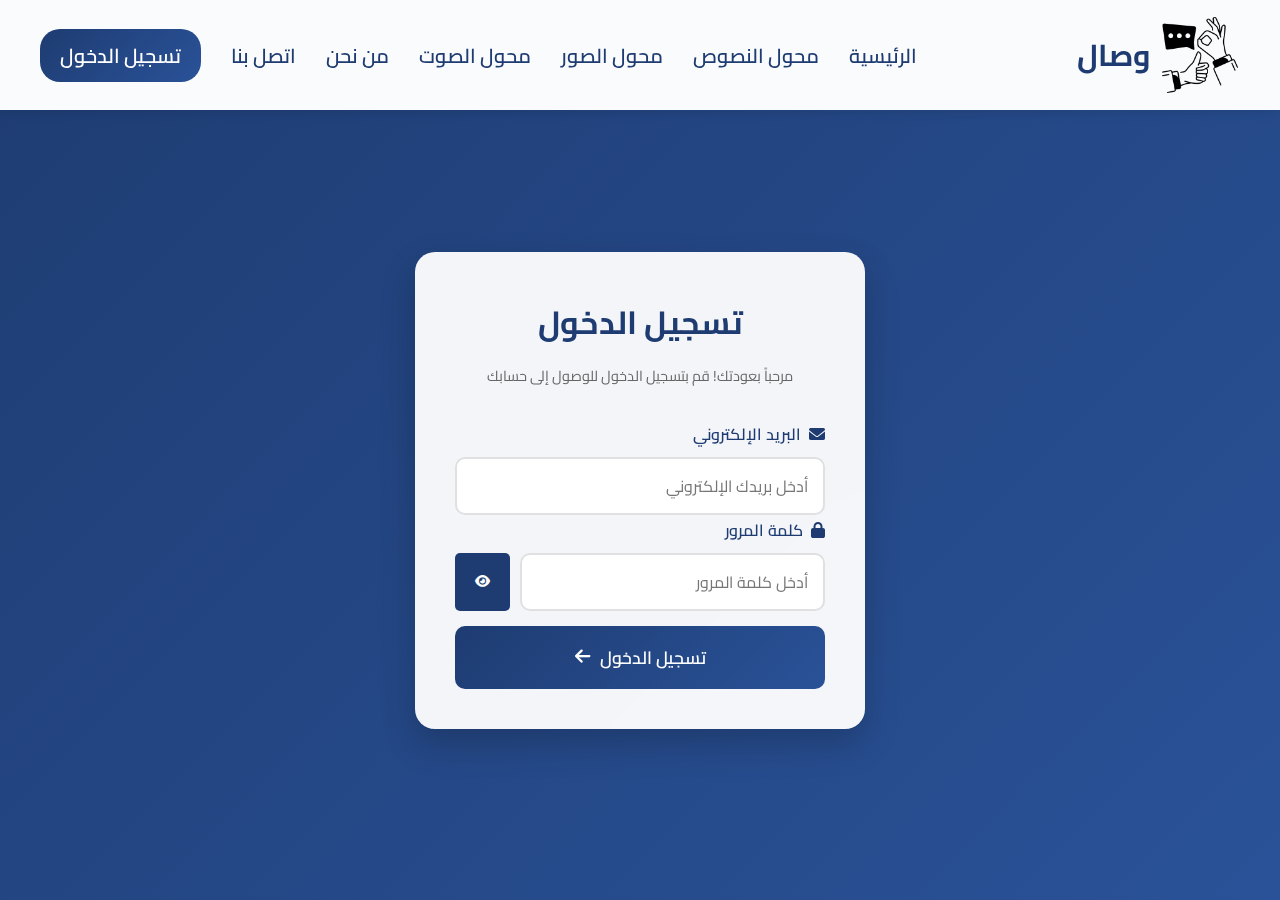
<file: login.html>
<!DOCTYPE html>
<html lang="ar" dir="rtl">
<head>
    <meta charset="UTF-8">
    <meta name="viewport" content="width=device-width, initial-scale=1.0">
    <title>تسجيل الدخول - محول لغة الإشارة</title>
    <link rel="stylesheet" href="styles.css">
    <link href="https://fonts.googleapis.com/css2?family=Cairo:wght@400;600;700&display=swap" rel="stylesheet">
    <link rel="stylesheet" href="https://cdnjs.cloudflare.com/ajax/libs/font-awesome/6.0.0/css/all.min.css">
</head>
<body class="login-page">
       <!-- main nav links -->
       <nav class="navbar" data-aos="fade-down" data-aos-duration="1000">
        <div class="nav-container">
            <div class="logo">
                <img src="./images/logo.png" alt="">
                <span>وصال</span>
            </div>
            <ul class="nav-links">
                <li><a href="index.html" id="homeLink">الرئيسية</a></li>
                <li><a href="index.html#converter">محول النصوص</a></li>
                <li><a href="index.html#image-scan">محول الصور                </a></li>
                <li><a href="index.html#audio-converter">محول الصوت
                </a></li>
                <li><a href="about.html">من نحن</a></li>
                <li><a href="contact.html">اتصل بنا</a></li>
                <li><a href="login.html" class="login-link">تسجيل الدخول</a></li>
            </ul>
            <div class="menu-btn">
                <i class="fas fa-bars"></i>
            </div>
        </div>
    </nav>
    <!-- small nav links -->
    <ul class="small-nav-links" id="small-nav-links">
        <li><a href="index.html" id="homeLink">الرئيسية</a></li>
        <li><a href="index.html#converter">محول النصوص</a></li>
        <li><a href="index.html#image-scan">محول الصور                </a></li>
        <li><a href="index.html#audio-converter">محول الصوت
        </a></li>
        <li><a href="about.html">من نحن</a></li>
        <li><a href="contact.html">اتصل بنا</a></li>
        <li><a href="login.html" class="login-link">تسجيل الدخول</a></li>
    </ul>

    <div class="login-container">
        <div class="login-box">
            <div class="login-header">
                <h1>تسجيل الدخول</h1>
                <p>مرحباً بعودتك! قم بتسجيل الدخول للوصول إلى حسابك</p>
            </div>
            
            <form class="login-form" method="POST">
                <div class="form-group">
                    <label for="email">
                        <i class="fas fa-envelope"></i>
                        البريد الإلكتروني
                    </label>
                    <input type="email" id="email" placeholder="أدخل بريدك الإلكتروني" required>
                </div>
                
                <div class="form-group">
                    <label for="password">
                        <i class="fas fa-lock"></i>
                        كلمة المرور
                    </label>
                    <div class="password-input">
                        <input type="password" id="password" placeholder="أدخل كلمة المرور" required>
                        <button type="button" class="toggle-password">
                            <i class="fas fa-eye"></i>
                        </button>
                    </div>
                </div>
                
                <button type="submit" class="login-button">
                    <span>تسجيل الدخول</span>
                    <i class="fas fa-arrow-left"></i>
                </button>
            </form>
        </div>
    </div>

    <script src="login.js"></script>
    <script src="script.js"></script>
</body>
</html>
</file>
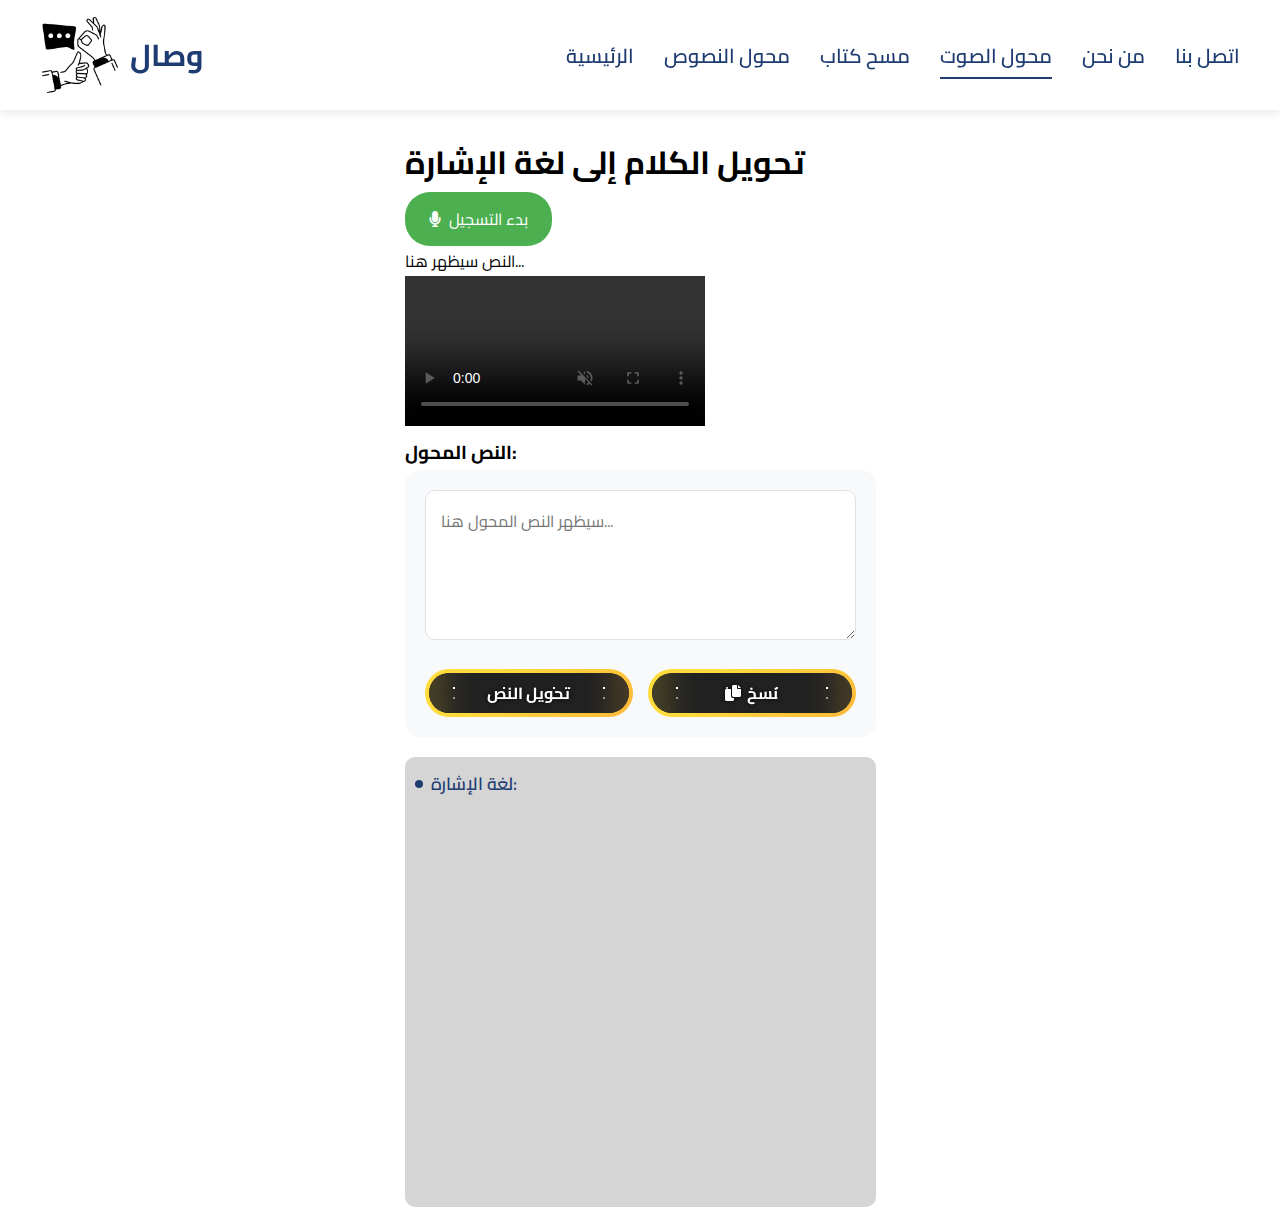
<file: soundToSignConverter.html>
<!DOCTYPE html>
<html lang="ar">
  <head>
    <meta charset="UTF-8" />
    <title>تحويل الكلام إلى لغة الإشارة</title>
    <link
      href="https://fonts.googleapis.com/css2?family=Cairo:wght@400;600;700&display=swap"
      rel="stylesheet"
    />
    <link
      rel="stylesheet"
      href="https://cdnjs.cloudflare.com/ajax/libs/font-awesome/6.0.0/css/all.min.css"
    />
    <link rel="stylesheet" href="sounde-converter.css" />
    <link rel="stylesheet" href="styles.css" />
  </head>
  <body>
    <!-- main nav links -->
    <nav class="navbar" data-aos="fade-down" data-aos-duration="1000">
      <div class="nav-container">
        <div class="logo">
          <img src="./images/logo.png" alt="" />
          <span>وصال</span>
        </div>
        <ul class="nav-links">
          <li><a href="home.html">الرئيسية</a></li>
          <li><a href="text-converter.html">محول النصوص</a></li>
          <li><a href="image-scan.html">مسح كتاب</a></li>
          <li><a href="audio-converter.html" class="active">محول الصوت</a></li>
          <li><a href="about.html">من نحن</a></li>
          <li><a href="contact.html">اتصل بنا</a></li>
        </ul>
        <div class="menu-btn">
          <i class="fas fa-bars"></i>
        </div>
      </div>
    </nav>

    <div class="sound-converter-container">
      <h1>تحويل الكلام إلى لغة الإشارة</h1>

      <button onclick="startRecognition()" id="record" class="record-btn">
        <i class="fas fa-microphone"></i>
        <span>بدء التسجيل</span>
      </button>

      <p id="spokenText">النص سيظهر هنا...</p>
      <video id="signVideo" controls autoplay muted></video>

      <div class="converted-text-section">
        <div class="section-header">
          <h3>النص المحول:</h3>
        </div>
        <div class="text-box">
          <textarea
            id="convertedText"
            readonly
            placeholder="سيظهر النص المحول هنا..."
          ></textarea>
          <div class="text-actions">
            <button type="button" class="btn">
              <strong> تحويل النص </strong>
              <div id="container-stars">
                <div id="stars"></div>
              </div>
              <div id="glow">
                <div class="circle"></div>
                <div class="circle"></div>
              </div>
            </button>
            <button type="button" class="btn">
              <strong>
                <i class="fas fa-copy"></i>
                نسخ
              </strong>
              <div id="container-stars">
                <div id="stars"></div>
              </div>
              <div id="glow">
                <div class="circle"></div>
                <div class="circle"></div>
              </div>
            </button>
          </div>
        </div>
      </div>

      <div class="output-section">
        <div class="output-label">
          <label>لغة الإشارة:</label>
        </div>
        <div id="signLanguageDisplay" class="sign-display">
          <!-- ستظهر لغة الإشارة هنا -->
        </div>
      </div>
    </div>

    <script src="soundConverter.js"></script>
  </body>
</html>
</file>
<file: styles.css>
* {
  margin: 0;
  padding: 0;
  box-sizing: border-box;
  font-family: "Cairo", sans-serif;
}
a {
  text-decoration: none;
}

/* Navbar Styles */
.navbar {
  position: fixed;
  top: 0;
  right: 0;
  left: 0;
  background: rgba(255, 255, 255, 0.95);
  backdrop-filter: blur(10px);
  z-index: 1000;
  box-shadow: 0 2px 10px rgba(0, 0, 0, 0.1);
  transition: all 0.3s ease;
  font-size: 20px;
}

.nav-container {
  width: 100%;
  margin: 0 auto;
  padding: 15px 40px;
  display: flex;
  justify-content: space-between;
  align-items: center;
}

.logo {
  display: inline-flex;
  align-items: center;
  width: fit-content;
  gap: 10px;
  font-size: 1.5em;
  font-weight: bold;
  color: #1e3c72;
}

.logo img {
  width: 80px;
  height: 80px;
}

.nav-links {
  display: flex;
  gap: 30px;
  list-style: none;
  margin: 0;
  padding: 0;
}

.nav-links a {
  text-decoration: none;
  color: #1e3c72;
  font-weight: 600;
  transition: all 0.3s ease;
  position: relative;
  padding: 5px 0;
}

.nav-links a:hover {
  color: #2a5298;
}

.nav-links a::after {
  content: "";
  position: absolute;
  bottom: 0;
  left: 0;
  width: 0;
  height: 2px;
  background: #1e3c72;
  transition: width 0.3s ease;
}

.nav-links a:hover::after {
  width: 100%;
}

.nav-links a.active {
  color: #1e3c72;
}

.nav-links a.active::after {
  width: 100%;
  background: #1e3c72;
}

.menu-btn {
  display: none;
  font-size: 1.5em;
  color: #1e3c72;
  cursor: pointer;
  z-index: 1001;
  padding: 10px;
  transition: all 0.3s ease;
}

.menu-btn i {
  transition: transform 0.3s ease;
}

.menu-btn.active i {
  transform: rotate(90deg);
}

/* Hero Section Styles */
.hero {
  width: 100%;
  background: #ffffff;
  color: #1e3c72;
  padding: 93px 20px 14px;
  text-align: center;
  margin-bottom: 40px;
  position: relative;
  overflow: hidden;
  min-height: 100vh;
  display: flex;
  align-items: center;
  box-shadow: 0 4px 20px rgba(0, 0, 0, 0.05);
}

.hero-container {
  max-width: 100%;
  margin: 0 auto;
  display: grid;
  grid-template-columns: 1fr 1fr;
  gap: 50px;
  align-items: center;
  padding: 0 20px;
}
@media (max-width: 768px) {
  .hero-container {
    padding: 0;
  }
}

.hero-images {
  position: relative;
  height: 600px;
}

.image-grid {
  position: relative;
  width: 100%;
  height: 100%;
  perspective: 1000px;
  display: flex;
  flex-direction: column;
  gap: 20px;
}

.image-row {
  display: flex;
  gap: 20px;
  width: 100%;
}

.main-row {
  height: 60%;
}

.secondary-row {
  height: 40%;
}

.image-item {
  position: relative;
  border-radius: 20px;
  overflow: hidden;
  box-shadow: 0 10px 30px rgba(0, 0, 0, 0.1);
  transition: all 0.5s cubic-bezier(0.4, 0, 0.2, 1);
  opacity: 1;
  height: 100%;
}

.image-item img {
  width: 100%;
  height: 100%;
  object-fit: cover;
  transition: transform 0.5s cubic-bezier(0.4, 0, 0.2, 1);
}

.main-image {
  width: 100%;
  z-index: 3;
}

.hero-content {
  position: relative;
  z-index: 2;
  text-align: right;
}
@media (max-width: 768px) {
  .hero-content {
    text-align: center;
  }
}
.hero h1 {
  font-size: 4.5em;
  margin-bottom: 20px;
  color: #1e3c72;
  font-weight: 800;
  animation: fadeInUp 0.8s ease forwards;
  letter-spacing: -1px;
}

.subtitle {
  font-size: 1.8em;
  color: #2a5298;
  margin-bottom: 40px;
  line-height: 1.4;
  animation: fadeInUp 0.8s ease forwards 0.3s;
  font-weight: 500;
}

.hero-buttons {
  display: flex;
  gap: 20px;
  justify-content: center;
  margin-top: 40px;
  animation: fadeInUp 0.8s ease forwards 0.6s;
}

.cta-button,
.secondary-button {
  padding: 18px;
  border-radius: 8px;
  text-decoration: none;
  font-weight: 600;
  font-size: 1.1em;
  transition: all 0.3s ease;
  position: relative;
  overflow: hidden;
}

.cta-button {
  background: #1e3c72;
  color: white;
  box-shadow: 0 4px 15px rgba(30, 60, 114, 0.2);
}

.cta-button:hover {
  transform: translateY(-2px);
  box-shadow: 0 6px 20px rgba(30, 60, 114, 0.3);
  background: #2a5298;
}

.secondary-button {
  background: transparent;
  color: #1e3c72;
  border: 2px solid #1e3c72;
}

.secondary-button:hover {
  background: #1e3c72;
  color: white;
  transform: translateY(-2px);
}

.hero-waves {
  position: absolute;
  bottom: 0;
  left: 0;
  width: 100%;
  transform: rotate(180deg);
  opacity: 0.1;
}

.hero-waves svg {
  width: 100%;
  height: auto;
  display: block;
}

/* Animation Classes */

/* Rest of your existing styles... */
.container {
  width: 100%;
  max-width: 1200px;
  padding: 0 20px;
  margin-bottom: 40px;
}
.container-about {
  overflow-x: hidden !important;
  width: 100% !important;
}
/* Update footer styles */
footer {
  width: 100%;
  background: #1e3c72;
  color: white;
  padding: 10px 0 0;
}
.footer-container {
  display: flex;
  gap: 10px;
  justify-content: center;
  align-items: center;
}
.footer-content {
  max-width: 1200px;
  margin: 0 auto;
  display: grid;
  grid-template-columns: repeat(auto-fit, minmax(250px, 1fr));
  gap: 40px;
  padding: 0 20px;
}

.footer-section h3 {
  margin-bottom: 20px;
  font-size: 1.2em;
}

.social-links {
  display: flex;
  gap: 15px;
}

.social-links a {
  color: white;
  font-size: 1.5em;
  transition: transform 0.3s ease;
}

.social-links a:hover {
  transform: translateY(-3px);
}

.footer-bottom {
  text-align: center;
  padding: 20px;
  margin-top: 40px;
  border-top: 1px solid rgba(255, 255, 255, 0.1);
}

/* Footer Links Styles */
.footer-links {
  list-style: none;
  padding: 0;
  margin: 0;
}
@media (max-width: 768px) {
  .footer-content {
    display: flex;
    gap: 20px;
    flex-wrap: wrap;
  }
}

.footer-links li {
  margin-bottom: 12px;
}

.footer-links a {
  color: white;
  text-decoration: none;
  transition: all 0.3s ease;
  display: inline-block;
  position: relative;
  padding: 2px 0;
}

.footer-links a::after {
  content: "";
  position: absolute;
  bottom: 0;
  left: 0;
  width: 0;
  height: 1px;
  background: white;
  transition: width 0.3s ease;
}

.footer-links a:hover {
  transform: translateX(-5px);
}

.footer-links a:hover::after {
  width: 100%;
}

/* Responsive Design */
@media (max-width: 768px) {
  .nav-links {
    display: none;
  }

  .menu-btn {
    display: block;
  }

  .hero {
    padding: 90px 10px 0;
    min-height: 80vh;
  }

  .hero h1 {
    font-size: 3em;
  }

  .subtitle {
    font-size: 1.4em;
  }

  .cta-button,
  .secondary-button {
    width: 100%;
    max-width: 150px;
    text-align: center;
  }

  .container {
    padding: 0 15px;
  }
}

/* Keep your existing styles for features, converter-box, etc. */

body {
  min-height: 100vh;
  display: flex;
  flex-direction: column;
  align-items: center;
  overflow-x: hidden;
}

.features {
  display: grid;
  grid-template-columns: repeat(auto-fill, minmax(300px, 1fr));
  gap: 2rem;
  margin: 3rem 0;
  position: relative;
  z-index: 1;
  padding: 5px;
  border-radius: 20px;
  overflow: hidden;
}

@keyframes gradientBG {
  0% {
    background-position: 0% 50%;
  }
  50% {
    background-position: 100% 50%;
  }
  100% {
    background-position: 0% 50%;
  }
}

@keyframes patternMove {
  0% {
    background-position: 0 0;
  }
  100% {
    background-position: 100px 100px;
  }
}
.hero-features {
  display: flex;
  justify-content: center;
  align-items: center;
  gap: 10px;
  flex-wrap: wrap;
}
.another-logo {
  width: 120px;
  height: 120px;
  /* border-radius: 50%; */
  overflow: hidden;
  margin: 0 auto;
  object-fit: cover;
  display: block;
  margin: 0 auto;
}
.feature-card {
  display: flex;
  flex-direction: column;
  align-items: center;
  justify-content: center;
  background: rgba(255, 255, 255, 0.9);
  backdrop-filter: blur(10px);
  border-radius: 15px;
  overflow: hidden;
  box-shadow: 0 4px 20px rgba(0, 0, 0, 0.1);
  transition: transform 0.3s ease, box-shadow 0.3s ease;
  border: 1px solid rgba(255, 255, 255, 0.2);
}

.feature-card:hover {
  transform: translateY(-5px);
  box-shadow: 0 6px 25px rgba(0, 0, 0, 0.15);
  background: rgba(255, 255, 255, 0.95);
}

.feature-image {
  width: 100%;
  height: 100px;
  overflow: hidden;
}

.feature-image img {
  width: 100%;
  height: 100%;
  object-fit: cover;
  transition: transform 0.3s ease;
  object-position: center;
}

.feature-card:hover .feature-image img {
  transform: scale(1.05);
}

.feature-content {
  padding: 5px 20px;
  text-align: center;
}
@media (max-width: 768px) {
  .feature-content {
    padding: 5px 10px;
  }
}

.feature-content h3 {
  color: #333;
  margin-bottom: 1rem;
  font-weight: 600;
}

.feature-content p {
  color: #666;
  font-size: 1rem;
  line-height: 1.6;
}

.converter-box {
  background: white;
  border-radius: 15px;
  padding: 20px;
  box-shadow: 0 10px 20px rgba(0, 0, 0, 0.1);
  position: relative;
  z-index: 100;
}

.input-section {
  display: flex;
  flex-direction: column;
  gap: 15px;
}

.input-label,
.output-label {
  display: flex;
  align-items: center;
  gap: 8px;
}

.input-label label,
.output-label label {
  color: #1e3c72;
  font-size: 1.1rem;
  font-weight: 600;
  display: flex;
  align-items: center;
  gap: 8px;
}

.input-label label::before,
.output-label label::before {
  content: "";
  display: inline-block;
  width: 8px;
  height: 8px;
  background: #1e3c72;
  border-radius: 50%;
}

textarea {
  width: 100%;
  height: 150px;
  padding: 15px;
  border: 2px solid #e0e0e0;
  border-radius: 10px;
  resize: none;
  font-size: 16px;
  transition: border-color 0.3s ease;
  font-family: "Cairo", sans-serif;
}

textarea:focus {
  outline: none;
  border-color: #1e3c72;
}

.button-container {
  display: flex;
  justify-content: flex-end;
}

.animated-button {
  position: relative;
  display: flex;
  align-items: center;
  gap: 4px;
  padding: 10px 36px;
  border: 4px solid;
  border-color: transparent;
  font-size: 16px;
  background-color: inherit;
  border-radius: 100px;
  font-weight: 600;
  color: rgb(0, 0, 0);
  box-shadow: 0 0 0 2px rgb(0, 0, 0);
  cursor: pointer;
  overflow: hidden;
  transition: all 0.6s cubic-bezier(0.23, 1, 0.32, 1);
}

.animated-button svg {
  position: absolute;
  width: 24px;
  fill: rgb(8, 8, 8);
  z-index: 9;
  transition: all 0.8s cubic-bezier(0.23, 1, 0.32, 1);
}

.animated-button .arr-1 {
  right: 16px;
}

.animated-button .arr-2 {
  left: -25%;
}

.animated-button .circle {
  position: absolute;
  top: 50%;
  left: 50%;
  transform: translate(-50%, -50%);
  width: 20px;
  height: 20px;
  background-color: rgb(6, 6, 6);
  border-radius: 50%;
  opacity: 0;
  transition: all 0.8s cubic-bezier(0.23, 1, 0.32, 1);
}

.animated-button .text {
  position: relative;
  z-index: 1;
  transform: translateX(-12px);
  transition: all 0.8s cubic-bezier(0.23, 1, 0.32, 1);
}

.animated-button:hover {
  box-shadow: 0 0 0 12px transparent;
  color: #000000;
  border-radius: 12px;
}

.animated-button:hover .arr-1 {
  right: -25%;
}

.animated-button:hover .arr-2 {
  left: 16px;
}

.animated-button:hover .text {
  transform: translateX(12px);
}

.animated-button:hover svg {
  fill: #020202;
}

.animated-button:active {
  scale: 0.95;
  box-shadow: 0 0 0 4px rgb(0, 0, 0);
}

.animated-button:hover .circle {
  width: 220px;
  height: 220px;
  opacity: 1;
}

.output-section {
  background-color: #d5d5d5;
  border-radius: 10px;
  padding: 10px;
  margin-top: 20px;
  min-height: 450px;
}

.sign-display {
  display: flex;
  flex-wrap: wrap;
  gap: 10px;
  justify-content: center;
  align-items: center;
  min-height: 150px;
}

.sign-character {
  width: 60px;
  height: 60px;
  background-color: white;
  border-radius: 8px;
  display: flex;
  justify-content: center;
  align-items: center;
  font-size: 24px;
  box-shadow: 0 2px 5px rgba(0, 0, 0, 0.1);
  transition: transform 0.3s ease;
}
li {
  list-style: none;
}
.sign-character:hover {
  transform: scale(1.1);
}

/* Navbar Scroll Effects */
.navbar.scroll-down {
  transform: translateY(-100%);
}

.navbar.scroll-up {
  transform: translateY(0);
  box-shadow: 0 2px 10px rgba(0, 0, 0, 0.1);
}

#small-nav-links.active {
  transform: translateY(0);
}
.small-nav-links {
  background-color: rgb(18, 18, 18);
  padding: 10px;
  flex-direction: column;
  align-items: center;
  display: none;
  justify-content: center;
  gap: 10px;
  position: fixed;
  top: 96px;
  z-index: 101;
  width: 100%;
  color: white;
  transform: translateY(-150%);
  transition: 0.5s;
}
.small-nav-links li a {
  width: 100%;
  color: white;
  transition: all 0.3s ease;
}
.small-nav-links li a:hover {
  text-decoration: underline;
}

/* Mobile Menu Styles */
@media (max-width: 1110px) {
  .menu-btn {
    display: block;
  }
  .small-nav-links {
    display: flex;
  }

  .nav-links {
    position: absolute;
    top: 0;
    right: 100%;
    width: 80%;
    max-width: 300px;
    height: 100vh;
    background: rgba(255, 255, 255, 0.98);
    background-color: red;
    backdrop-filter: blur(10px);
    flex-direction: column;
    align-items: center;
    justify-content: center;
    gap: 20px;
    transition: right 0.3s ease;
    box-shadow: -5px 0 15px rgba(0, 0, 0, 0.1);
    padding: 80px 20px 20px;
    z-index: 1000;
  }

  .nav-links.active {
    right: 0;
  }

  .nav-links li {
    width: 100%;
    text-align: center;
  }

  .nav-links a {
    display: block;
    padding: 10px;
    font-size: 1.1em;
  }

  .nav-links a::after {
    display: none;
  }

  .nav-container {
    padding: 10px 20px;
  }
}

/* Small Mobile Devices */
@media (max-width: 480px) {
  .nav-links {
    width: 100%;
    max-width: none;
  }

  .logo {
    font-size: 1.2em;
  }

  .logo img {
    width: 70px;
    height: 70px;
  }
}

/* Animation for menu button */
.menu-btn i {
  transition: transform 0.3s ease;
}

.menu-btn.active i {
  transform: rotate(90deg);
}

/* Add smooth scroll behavior to the whole page */
html {
  scroll-behavior: smooth;
}

/* Login Page Styles */
.login-page {
  background: linear-gradient(135deg, #1e3c72 0%, #2a5298 100%);
  min-height: 100vh;
  display: flex;
  justify-content: center;
  align-items: center;
  padding: 20px;
}

.login-container {
  width: 100%;
  max-width: 450px;
}

.login-box {
  background: rgba(255, 255, 255, 0.95);
  backdrop-filter: blur(10px);
  border-radius: 20px;
  padding: 40px;
  box-shadow: 0 15px 35px rgba(0, 0, 0, 0.2);
  animation: fadeIn 0.5s ease;
}

.login-header {
  text-align: center;
  margin-bottom: 30px;
}

.back-home {
  display: inline-flex;
  align-items: center;
  gap: 8px;
  color: #1e3c72;
  text-decoration: none;
  font-weight: 600;
  margin-bottom: 20px;
  transition: transform 0.3s ease;
}

.back-home:hover {
  transform: translateX(-5px);
}

.login-header h1 {
  color: #1e3c72;
  font-size: 2em;
  margin-bottom: 10px;
}

.login-header p {
  color: #666;
  font-size: 0.9em;
}

.form-group {
  margin-bottom: 20px;
}

.form-group label {
  display: flex;
  align-items: center;
  gap: 8px;
  color: #1e3c72;
  margin-bottom: 8px;
  font-weight: 600;
}

.form-group input {
  width: 100%;
  padding: 12px 15px;
  border: 2px solid #e0e0e0;
  border-radius: 10px;
  font-size: 1em;
  transition: all 0.3s ease;
}

.form-group input:focus {
  border-color: #1e3c72;
  outline: none;
  box-shadow: 0 0 0 3px rgba(30, 60, 114, 0.1);
}

.password-input {
  position: relative;
  display: flex;
  gap: 10px;
}

.show-password {
  position: absolute;
  left: 15px;
  top: 50%;
  transform: translateY(-50%);
  background: none;
  border: none;
  color: #666;
  cursor: pointer;
  padding: 0;
}

.login-button {
  margin-top: 15px;
  width: 100%;
  padding: 15px;
  background: linear-gradient(135deg, #1e3c72 0%, #2a5298 100%);
  color: white;
  border: none;
  border-radius: 10px;
  font-size: 1.1em;
  font-weight: 600;
  cursor: pointer;
  display: flex;
  justify-content: center;
  align-items: center;
  gap: 10px;
  position: relative;
  overflow: hidden;
}
.toggle-password {
  background-color: #1e3c72;
  padding: 10px 20px;
  outline: 0;
  border: 0;
  border-radius: 5px;
  cursor: pointer;
  transition: all 0.3s ease;
}
.toggle-password i {
  color: #ffffff;
}

.login-button.loading {
  pointer-events: none;
}

.login-button.loading span,
.login-button.loading i {
  opacity: 0;
}

.login-button.loading::after {
  content: "";
  position: absolute;
  width: 20px;
  height: 20px;
  border: 3px solid #ffffff;
  border-radius: 50%;
  border-top-color: transparent;
  animation: button-loading-spinner 1s linear infinite;
}

@keyframes button-loading-spinner {
  from {
    transform: rotate(0turn);
  }
  to {
    transform: rotate(1turn);
  }
}

@keyframes fadeIn {
  from {
    opacity: 0;
    transform: translateY(20px);
  }
  to {
    opacity: 1;
    transform: translateY(0);
  }
}

/* Responsive Design for Login Page */
@media (max-width: 480px) {
  .login-box {
    padding: 30px 20px;
  }
}

/* Login Link Styles */
.login-link {
  background: linear-gradient(135deg, #1e3c72 0%, #2a5298 100%);
  color: white !important;
  padding: 8px 20px !important;
  border-radius: 20px;
  transition: all 0.3s ease !important;
}

.login-link:hover {
  transform: translateY(-2px);
  box-shadow: 0 5px 15px rgba(30, 60, 114, 0.3);
}

.login-link.active {
  background: linear-gradient(135deg, #2a5298 0%, #1e3c72 100%);
  box-shadow: 0 5px 15px rgba(30, 60, 114, 0.3);
}

/* Update login page styles for navbar */
.login-page .navbar {
  background: rgba(255, 255, 255, 0.98);
}

.login-page .login-container {
  margin-top: 80px;
}

/* Mobile menu styles update */
@media (max-width: 768px) {
  .nav-container {
    padding-top: 5px;
  }
  .login-link {
    margin: 10px 0;
    text-align: center;
    display: block;
  }

  .nav-links.active .login-link {
    margin: 15px auto;
    width: fit-content;
  }
}

@media (max-width: 480px) {
  .hero h1 {
    font-size: 2.5em;
  }

  .subtitle {
    font-size: 26px;
    margin-top: 3px;
    font-weight: 600;
  }

  .input-label label,
  .output-label label {
    font-size: 0.95rem;
  }
}

/* About Page Styles */
.about-hero {
  width: 100%;
  border-radius: 0;
  background: linear-gradient(135deg, #1a237e 0%, #0d47a1 100%);
  color: white;
  padding: 120px 0 80px;
  text-align: center;
  position: relative;
  overflow-x: hidden !important;
}

.about-hero-content {
  max-width: 800px;
  margin: 0 auto;
  padding: 0 20px;
  position: relative;
  z-index: 1;
}

.section-tag {
  display: inline-flex;
  align-items: center;
  background: rgba(13, 13, 13, 0.923);
  color: #fff;
  padding: 10px 20px;
  border-radius: 30px;
  font-size: 0.9rem;
  font-weight: 600;
  margin-bottom: 25px;
  backdrop-filter: blur(8px);
  border: 1px solid rgba(255, 255, 255, 0.2);
  box-shadow: 0 4px 15px rgba(0, 0, 0, 0.1);
  letter-spacing: 0.5px;
  text-transform: uppercase;
  position: relative;
  overflow: hidden;
  transition: all 0.3s ease;
}

.section-tag::before {
  content: "";
  position: absolute;
  top: 0;
  left: 0;
  width: 100%;
  height: 100%;
  background: linear-gradient(
    45deg,
    rgba(255, 255, 255, 0.1),
    rgba(255, 255, 255, 0)
  );
  transform: translateX(-100%);
  transition: transform 0.6s ease;
}

.section-tag:hover {
  transform: translateY(-2px);
  box-shadow: 0 6px 20px rgba(0, 0, 0, 0.15);
  background: rgba(15, 13, 13, 0.881);
}

.section-tag:hover::before {
  transform: translateX(100%);
}

/* Update section tag styles for light backgrounds */
.about-section .section-tag {
  background: rgba(26, 35, 126, 0.1);
  color: #1a237e;
  border: 1px solid rgba(26, 35, 126, 0.2);
}

.about-section .section-tag:hover {
  background: rgba(26, 35, 126, 0.15);
}

/* Responsive adjustments */
@media (max-width: 768px) {
  .section-tag {
    padding: 8px 16px;
    font-size: 0.85rem;
    margin-bottom: 20px;
  }
}

@media (max-width: 480px) {
  .section-tag {
    padding: 6px 14px;
    font-size: 0.8rem;
    margin-bottom: 15px;
  }
}

.about-hero h1 {
  font-size: 3.5rem;
  font-weight: 700;
  margin-bottom: 20px;
  line-height: 1.2;
}

.about-hero p {
  font-size: 1.2rem;
  line-height: 1.6;
  opacity: 0.9;
  max-width: 600px;
  margin: 0 auto;
}

.about-container {
  display: flex;
  flex-direction: column;
  max-width: 1200px;
  margin: 0 auto;
  padding: 80px 20px;
  overflow-x: hidden !important;
  width: 100% !important;
  height: 100%;
}
.about-container section {
  overflow-x: hidden !important;
  width: 100% !important;
}
.about-section {
  margin-bottom: 100px;
  overflow: hidden;
}

.about-section:last-child {
  margin-bottom: 0;
}

.section-content {
  text-align: center;
}

.about-section h2 {
  font-size: 2.5rem;
  color: #1a237e;
  margin: 20px 0 40px;
  font-weight: 700;
}

/* Mission Section */
.mission-cards {
  display: grid;
  grid-template-columns: repeat(2, 1fr);
  gap: 30px;
  margin-top: 40px;
}

.mission-card {
  background: white;
  border-radius: 15px;
  padding: 40px;
  text-align: right;
  box-shadow: 0 10px 30px rgba(0, 0, 0, 0.05);
  transition: transform 0.3s ease, box-shadow 0.3s ease;
  display: flex;
  align-items: flex-start;
  gap: 20px;
}

.mission-card:hover {
  transform: translateY(-5px);
  box-shadow: 0 15px 40px rgba(0, 0, 0, 0.1);
}

.card-icon {
  background: #e8eaf6;
  width: 60px;
  height: 60px;
  border-radius: 12px;
  display: flex;
  align-items: center;
  justify-content: center;
  flex-shrink: 0;
}

.card-icon i {
  font-size: 24px;
  color: #1a237e;
}

.card-content {
  flex: 1;
}

.mission-card h3 {
  color: #1a237e;
  font-size: 1.5rem;
  margin-bottom: 15px;
  font-weight: 600;
}

.mission-card p {
  color: #666;
  line-height: 1.6;
  font-size: 1.1rem;
}

/* Values Section */
.values-grid {
  display: grid;
  grid-template-columns: repeat(4, 1fr);
  gap: 30px;
  margin-top: 40px;
}

.value-card {
  background: white;
  border-radius: 15px;
  padding: 30px;
  text-align: center;
  box-shadow: 0 10px 30px rgba(0, 0, 0, 0.05);
  transition: transform 0.3s ease, box-shadow 0.3s ease;
}

.value-card:hover {
  transform: translateY(-5px);
  box-shadow: 0 15px 40px rgba(0, 0, 0, 0.1);
}

.value-icon {
  background: #e8eaf6;
  width: 70px;
  height: 70px;
  border-radius: 50%;
  display: flex;
  align-items: center;
  justify-content: center;
  margin: 0 auto 20px;
}

.value-icon i {
  font-size: 28px;
  color: #1a237e;
}

.value-card h3 {
  color: #1a237e;
  font-size: 1.3rem;
  margin-bottom: 15px;
  font-weight: 600;
}

.value-card p {
  color: #666;
  line-height: 1.6;
  font-size: 1rem;
}

/* Team Section */
.team-grid {
  display: grid;
  grid-template-columns: repeat(auto-fill, minmax(140px, 1fr));
  gap: 30px;
  margin-top: 40px;
  width: 100%;
  height: 100%;
}

.team-member {
  background: white;
  border-radius: 15px;
  overflow: hidden;
  box-shadow: 0 10px 30px rgba(0, 0, 0, 0.05);
  transition: transform 0.3s ease, box-shadow 0.3s ease;
}

.team-member:hover {
  transform: translateY(-5px);
  box-shadow: 0 15px 40px rgba(0, 0, 0, 0.1);
}

.member-image {
  height: 100px;
  display: flex;
  align-items: center;
  justify-content: center;
}

.member-image img {
  width: 100px;
}

.member-info {
  padding: 25px 0;
  text-align: center;
}

.member-info h3 {
  color: #1a237e;
  font-size: 1.3rem;
  margin-bottom: 5px;
  font-weight: 600;
}

/* Responsive Design */
@media (max-width: 1024px) {
  .values-grid {
    grid-template-columns: repeat(2, 1fr);
  }
}

@media (max-width: 768px) {
  .about-hero h1 {
    font-size: 2.5rem;
  }

  .mission-cards {
    grid-template-columns: 1fr;
  }

  .about-section h2 {
    font-size: 2rem;
  }
}

@media (max-width: 480px) {
  .values-grid {
    grid-template-columns: 1fr;
  }

  .about-hero {
    padding: 100px 0 60px;
  }

  .about-hero h1 {
    font-size: 2rem;
  }

  .mission-card {
    padding: 25px;
  }
}

/* Contact Page Styles */
.contact-hero {
  width: 100%;
  max-width: 100vw;
  margin-right: calc(50% - 50vw);
  margin-left: calc(50% - 50vw);
  border-radius: 0;
  box-shadow: none;
  padding: 140px 0 100px;
  background: linear-gradient(135deg, #1a237e 0%, #0d47a1 100%);
  color: white;
  text-align: center;
  position: relative;
  overflow: hidden;
}

.contact-hero::before {
  content: "";
  position: absolute;
  top: 0;
  left: 0;
  right: 0;
  bottom: 0;
  background: url('data:image/svg+xml,<svg width="20" height="20" viewBox="0 0 20 20" xmlns="http://www.w3.org/2000/svg"><rect width="1" height="1" fill="rgba(255,255,255,0.05)"/></svg>');
  opacity: 0.1;
}

.hero-pattern {
  position: absolute;
  top: 0;
  left: 0;
  right: 0;
  bottom: 0;
  background: radial-gradient(
      circle at 20% 50%,
      rgba(255, 255, 255, 0.1) 0%,
      transparent 50%
    ),
    radial-gradient(
      circle at 80% 50%,
      rgba(255, 255, 255, 0.1) 0%,
      transparent 50%
    );
  opacity: 0.5;
}

.contact-hero-content {
  max-width: 900px;
  margin: 0 auto;
  padding: 0 20px;
  position: relative;
  z-index: 1;
}

.contact-hero h1 {
  font-size: 3.8rem;
  font-weight: 800;
  margin: 25px 0;
  line-height: 1.2;
  background: linear-gradient(to right, #ffffff, #e3f2fd);
  -webkit-background-clip: text;
  -webkit-text-fill-color: transparent;
  text-shadow: 0 2px 10px rgba(0, 0, 0, 0.1);
}

.contact-hero p {
  font-size: 1.3rem;
  line-height: 1.6;
  opacity: 0.9;
  max-width: 700px;
  margin: 0 auto 40px;
  color: #e3f2fd;
}

.hero-stats {
  display: flex;
  justify-content: center;
  gap: 40px;
  margin-top: 50px;
  flex-wrap: wrap;
}

.stat-item {
  display: flex;
  align-items: center;
  gap: 12px;
  background: rgba(255, 255, 255, 0.1);
  padding: 15px 25px;
  border-radius: 50px;
  backdrop-filter: blur(10px);
  border: 1px solid rgba(255, 255, 255, 0.2);
  transition: all 0.3s ease;
}

.stat-item:hover {
  transform: translateY(-3px);
  background: rgba(255, 255, 255, 0.15);
  box-shadow: 0 5px 15px rgba(0, 0, 0, 0.2);
}

.stat-item i {
  font-size: 1.2rem;
  color: #64b5f6;
}

.stat-item span {
  font-size: 1rem;
  font-weight: 600;
  color: #ffffff;
}

/* Responsive Design for Contact Hero */
@media (max-width: 768px) {
  .contact-hero {
    padding: 120px 0 80px;
  }

  .contact-hero h1 {
    font-size: 2.8rem;
  }

  .contact-hero p {
    font-size: 1.1rem;
  }

  .hero-stats {
    gap: 20px;
  }

  .stat-item {
    padding: 12px 20px;
  }
}

@media (max-width: 480px) {
  .contact-hero {
    padding: 100px 0 60px;
  }

  .contact-hero h1 {
    font-size: 2.2rem;
  }

  .contact-hero p {
    font-size: 1rem;
  }

  .hero-stats {
    flex-direction: column;
    align-items: center;
  }

  .stat-item {
    width: 100%;
    max-width: 300px;
    justify-content: center;
  }
}

.contact-container {
  margin: 0 auto;
  padding: 80px 0px;
  width: 100%;
}

.contact-grid {
  display: grid;
  grid-template-columns: 1fr 1.5fr;
  gap: 50px;
  margin-bottom: 80px;
}

.contact-info {
  display: grid;
  grid-template-columns: repeat(2, 1fr);
  gap: 30px;
}

.info-card {
  background: white;
  border-radius: 15px;
  padding: 30px;
  text-align: center;
  box-shadow: 0 10px 30px rgba(0, 0, 0, 0.05);
  transition: transform 0.3s ease, box-shadow 0.3s ease;
}

.info-card:hover {
  transform: translateY(-5px);
  box-shadow: 0 15px 40px rgba(0, 0, 0, 0.1);
}

.info-icon {
  background: #e8eaf6;
  width: 60px;
  height: 60px;
  border-radius: 50%;
  display: flex;
  align-items: center;
  justify-content: center;
  margin: 0 auto 20px;
}

.info-icon i {
  font-size: 24px;
  color: #1a237e;
}

.info-card h3 {
  color: #1a237e;
  font-size: 1.3rem;
  margin-bottom: 15px;
  font-weight: 600;
}

.info-card p {
  color: #666;
  line-height: 1.6;
  font-size: 1rem;
}

/* Modern Contact Form Styles */
.contact-form-container {
  background: rgba(255, 255, 255, 0.98);
  border-radius: 24px;
  box-shadow: 0 10px 40px rgba(30, 60, 114, 0.08);
  padding: 40px;
  margin: 0 auto;
  width: 90%;
  position: relative;
  backdrop-filter: blur(10px);
  border: 1px solid rgba(255, 255, 255, 0.2);
}

.contact-form {
  position: relative;
  z-index: 1;
  display: flex;
  flex-direction: column;
  gap: 24px;
}

.form-group {
  margin-bottom: 0;
}

.input-icon {
  position: relative;
  display: flex;
  align-items: center;
}

.input-icon i {
  position: absolute;
  right: 16px;
  color: #1a237e;
  font-size: 1.1rem;
  opacity: 0.7;
  transition: all 0.3s ease;
}

.textarea-icon i {
  top: 16px;
  right: 16px;
}

.contact-form input,
.contact-form textarea {
  width: 100%;
  background: #f8fafc;
  border: 2px solid #e2e8f0;
  border-radius: 12px;
  padding: 16px 48px 16px 16px;
  font-size: 1rem;
  color: #1a237e;
  transition: all 0.3s ease;
  font-family: "Cairo", sans-serif;
}

.contact-form textarea {
  min-height: 150px;
  resize: vertical;
}

.contact-form input:focus,
.contact-form textarea:focus {
  border-color: #1a237e;
  background: #ffffff;
  box-shadow: 0 0 0 4px rgba(26, 35, 126, 0.1);
  outline: none;
}

.contact-form input:focus + i,
.contact-form textarea:focus + i {
  opacity: 1;
  color: #1a237e;
}

.contact-form input::placeholder,
.contact-form textarea::placeholder {
  color: #94a3b8;
  font-size: 0.95rem;
}

.submit-button {
  background: linear-gradient(135deg, #1a237e 0%, #1976d2 100%);
  color: white;
  border: none;
  border-radius: 12px;
  padding: 16px 32px;
  font-size: 1.1rem;
  font-weight: 600;
  cursor: pointer;
  display: flex;
  align-items: center;
  justify-content: center;
  gap: 12px;
  transition: all 0.3s ease;
  margin-top: 10px;
  position: relative;
  overflow: hidden;
}

.submit-button::before {
  content: "";
  position: absolute;
  top: 0;
  left: 0;
  width: 100%;
  height: 100%;
  background: linear-gradient(135deg, #1976d2 0%, #1a237e 100%);
  opacity: 0;
  transition: opacity 0.3s ease;
}

.submit-button:hover::before {
  opacity: 1;
}

.submit-button span,
.submit-button i {
  position: relative;
  z-index: 1;
}

.submit-button:hover {
  transform: translateY(-2px);
  box-shadow: 0 8px 20px rgba(26, 35, 126, 0.2);
}

.submit-button:active {
  transform: translateY(0);
}

/* Loading state for submit button */
.submit-button.loading {
  pointer-events: none;
  opacity: 0.8;
}

.submit-button.loading span,
.submit-button.loading i {
  opacity: 0;
}

.submit-button.loading::after {
  content: "";
  position: absolute;
  width: 24px;
  height: 24px;
  border: 3px solid #ffffff;
  border-radius: 50%;
  border-top-color: transparent;
  animation: button-loading-spinner 1s linear infinite;
}

@keyframes button-loading-spinner {
  from {
    transform: rotate(0turn);
  }
  to {
    transform: rotate(1turn);
  }
}

/* Responsive Design */
@media (max-width: 768px) {
  .contact-form-container {
    padding: 30px 20px;
    margin: 0;
    width: 100%;
  }

  .contact-form input,
  .contact-form textarea {
    padding: 14px 40px 14px 14px;
    font-size: 0.95rem;
  }

  .submit-button {
    padding: 14px 28px;
    font-size: 1rem;
  }
}

@media (max-width: 480px) {
  .contact-form-container {
    padding: 25px 15px;
    margin: 0;
    width: 100%;
  }

  .contact-form input,
  .contact-form textarea {
    padding: 12px 36px 12px 12px;
    font-size: 0.9rem;
  }

  .submit-button {
    padding: 12px 24px;
    font-size: 0.95rem;
  }
}

.map-container {
  margin-top: 80px;
}

.map-frame {
  border-radius: 15px;
  overflow: hidden;
  box-shadow: 0 10px 30px rgba(0, 0, 0, 0.05);
}

/* Responsive Design */
@media (max-width: 1024px) {
  .contact-grid {
    grid-template-columns: 1fr;
  }

  .contact-info {
    order: 2;
  }

  .contact-form-container {
    order: 1;
  }
}

@media (max-width: 768px) {
  .contact-info {
    grid-template-columns: 1fr;
  }

  .contact-hero h1 {
    font-size: 2.5rem;
  }

  .contact-form-container {
    padding: 30px;
  }
}

@media (max-width: 480px) {
  .contact-hero {
    padding: 100px 0 60px;
  }

  .contact-hero h1 {
    font-size: 2rem;
  }

  .contact-container {
    padding: 40px 10px;
  }

  .submit-button {
    padding: 12px 25px;
    font-size: 1rem;
  }
}

/* Audio Converter Section Styles */
.audio-converter-section {
  display: flex;
  justify-content: center;
  align-items: center;
  width: 100%;
  padding: 80px 0;
  /* background: linear-gradient(135deg, #f8f9fa 0%, #e9ecef 100%); */
  background-image: url("data:image/svg+xml,%3csvg xmlns='http://www.w3.org/2000/svg' version='1.1' xmlns:xlink='http://www.w3.org/1999/xlink' xmlns:svgjs='http://svgjs.dev/svgjs' width='1356' height='1000' preserveAspectRatio='none' viewBox='0 0 1356 1000'%3e%3cg mask='url(%26quot%3b%23SvgjsMask1192%26quot%3b)' fill='none'%3e%3crect width='1356' height='1000' x='0' y='0' fill='rgba(255%2c 255%2c 255%2c 1)'%3e%3c/rect%3e%3cpath d='M-199.21 65.87 a265.08 265.08 0 1 0 530.16 0 a265.08 265.08 0 1 0 -530.16 0z' fill='rgba(209%2c 206%2c 206%2c 0.4)' class='triangle-float1'%3e%3c/path%3e%3cpath d='M-71.72 -61.61 a10.11 10.11 0 1 0 20.22 0 a10.11 10.11 0 1 0 -20.22 0z' fill='rgba(209%2c 206%2c 206%2c 0.4)' class='triangle-float3'%3e%3c/path%3e%3cpath d='M-168.42 35.08 a203.5 203.5 0 1 0 407 0 a203.5 203.5 0 1 0 -407 0z' fill='rgba(209%2c 206%2c 206%2c 0.4)' class='triangle-float3'%3e%3c/path%3e%3cpath d='M1008.85 13.81 a160.96 160.96 0 1 0 321.92 0 a160.96 160.96 0 1 0 -321.92 0z' fill='rgba(209%2c 206%2c 206%2c 0.4)' class='triangle-float3'%3e%3c/path%3e%3cpath d='M1026.19 -3.53 a126.28 126.28 0 1 0 252.56 0 a126.28 126.28 0 1 0 -252.56 0z' fill='rgba(209%2c 206%2c 206%2c 0.4)' class='triangle-float1'%3e%3c/path%3e%3cpath d='M945.3 77.36 a288.06 288.06 0 1 0 576.12 0 a288.06 288.06 0 1 0 -576.12 0z' fill='rgba(209%2c 206%2c 206%2c 0.4)' class='triangle-float1'%3e%3c/path%3e%3cpath d='M-116.89 783.55 a100.44 100.44 0 1 0 200.88 0 a100.44 100.44 0 1 0 -200.88 0z' fill='rgba(209%2c 206%2c 206%2c 0.4)' class='triangle-float1'%3e%3c/path%3e%3cpath d='M-188.96 855.64 a244.6 244.6 0 1 0 489.2 0 a244.6 244.6 0 1 0 -489.2 0z' fill='rgba(209%2c 206%2c 206%2c 0.4)' class='triangle-float3'%3e%3c/path%3e%3cpath d='M-104.33 771 a75.33 75.33 0 1 0 150.66 0 a75.33 75.33 0 1 0 -150.66 0z' fill='rgba(209%2c 206%2c 206%2c 0.4)' class='triangle-float1'%3e%3c/path%3e%3cpath d='M931.55 891.11 a315.56 315.56 0 1 0 631.12 0 a315.56 315.56 0 1 0 -631.12 0z' fill='rgba(209%2c 206%2c 206%2c 0.4)' class='triangle-float2'%3e%3c/path%3e%3cpath d='M974.84 847.82 a228.98 228.98 0 1 0 457.96 0 a228.98 228.98 0 1 0 -457.96 0z' fill='rgba(209%2c 206%2c 206%2c 0.4)' class='triangle-float2'%3e%3c/path%3e%3cpath d='M1054.86 767.8 a68.94 68.94 0 1 0 137.88 0 a68.94 68.94 0 1 0 -137.88 0z' fill='rgba(209%2c 206%2c 206%2c 0.4)' class='triangle-float3'%3e%3c/path%3e%3c/g%3e%3cdefs%3e%3cmask id='SvgjsMask1192'%3e%3crect width='1356' height='1000' fill='white'%3e%3c/rect%3e%3c/mask%3e%3cstyle%3e %40keyframes float1 %7b 0%25%7btransform: translate(0%2c 0)%7d 50%25%7btransform: translate(-10px%2c 0)%7d 100%25%7btransform: translate(0%2c 0)%7d %7d .triangle-float1 %7b animation: float1 5s infinite%3b %7d %40keyframes float2 %7b 0%25%7btransform: translate(0%2c 0)%7d 50%25%7btransform: translate(-5px%2c -5px)%7d 100%25%7btransform: translate(0%2c 0)%7d %7d .triangle-float2 %7b animation: float2 4s infinite%3b %7d %40keyframes float3 %7b 0%25%7btransform: translate(0%2c 0)%7d 50%25%7btransform: translate(0%2c -10px)%7d 100%25%7btransform: translate(0%2c 0)%7d %7d .triangle-float3 %7b animation: float3 6s infinite%3b %7d %3c/style%3e%3c/defs%3e%3c/svg%3e");
  background-repeat: no-repeat;
  background-size: cover;
}

.audio-converter-box {
  background: #fff;
  border-radius: 20px;
  padding: 40px;
  box-shadow: 0 10px 30px rgba(0, 0, 0, 0.1);
  margin-top: 40px;
}

.audio-upload-area {
  border: 2px dashed #007bff;
  border-radius: 15px;
  padding: 40px;
  text-align: center;
  transition: all 0.3s ease;
  cursor: pointer;
  margin-bottom: 30px;
}

.audio-upload-area:hover {
  border-color: #0056b3;
  background-color: rgba(0, 123, 255, 0.05);
}

.upload-content {
  display: flex;
  flex-direction: column;
  align-items: center;
  gap: 15px;
}

.upload-content i {
  font-size: 48px;
  color: #007bff;
  margin-bottom: 10px;
}

.upload-content h3 {
  font-size: 24px;
  color: #333;
  margin: 0;
}

.upload-content p {
  color: #666;
  margin: 5px 0;
}

.upload-button {
  background: #007bff;
  color: white;
  padding: 12px 30px;
  border-radius: 25px;
  cursor: pointer;
  transition: all 0.3s ease;
  font-size: 16px;
  font-weight: 600;
  border: none;
  font-family: "Cairo", sans-serif;
}

.upload-button:hover {
  background: #0056b3;
  transform: translateY(-2px);
}

.file-info {
  font-size: 14px;
  color: #666;
}

.audio-player-section {
  margin: 30px 0;
}

.player-header {
  margin-bottom: 20px;
}

.player-header h3 {
  font-size: 20px;
  color: #333;
  margin: 0;
}

.audio-player {
  background: #f8f9fa;
  border-radius: 15px;
  padding: 20px;
  text-align: center;
}

.audio-player audio {
  width: 100%;
  max-width: 500px;
  margin: 0 auto;
}

.player-placeholder {
  display: flex;
  flex-direction: column;
  align-items: center;
  gap: 10px;
  padding: 30px;
  color: #666;
}

.player-placeholder i {
  font-size: 36px;
  color: #007bff;
}

.transcription-section {
  margin-top: 30px;
}

.text-box {
  background: #f8f9fa;
  border-radius: 15px;
  padding: 20px;
}

.text-box textarea {
  width: 100%;
  min-height: 150px;
  padding: 15px;
  border: 1px solid #dee2e6;
  border-radius: 10px;
  font-size: 16px;
  font-family: "Cairo", sans-serif;
  resize: vertical;
  margin-bottom: 20px;
}

.text-actions {
  display: flex;
  gap: 15px;
  justify-content: flex-end;
}

.action-button {
  display: flex;
  align-items: center;
  gap: 8px;
  padding: 10px 20px;
  border-radius: 25px;
  border: none;
  cursor: pointer;
  font-size: 16px;
  font-weight: 600;
  transition: all 0.3s ease;
  font-family: "Cairo", sans-serif;
}

.convert-btn {
  background: #007bff;
  color: white;
}

.convert-btn:hover {
  background: #0056b3;
  transform: translateY(-2px);
}

/* Responsive Styles */
@media (max-width: 768px) {
  .audio-converter-box {
    padding: 20px;
  }

  .audio-upload-area {
    padding: 20px;
  }

  .upload-content i {
    font-size: 36px;
  }

  .upload-content h3 {
    font-size: 20px;
  }

  .text-actions {
    flex-direction: column;
  }

  .action-button {
    width: 100%;
    justify-content: center;
  }
}

@media (max-width: 480px) {
  .audio-converter-section {
    padding: 40px 0;
  }

  .audio-converter-box {
    padding: 15px;
  }

  .upload-content i {
    font-size: 32px;
  }

  .upload-content h3 {
    font-size: 18px;
  }

  .upload-button {
    padding: 10px 20px;
    font-size: 14px;
  }
}

/* Update responsive styles */
@media (max-width: 1024px) {
  .hero-container {
    grid-template-columns: 1fr;
    gap: 30px;
  }

  .hero-images {
    height: 500px;
  }

  .main-image {
    width: 100%;
    transform: translateY(20px) rotateY(-3deg);
  }

  .secondary-image {
    width: 50%;
    transform: translateY(15px) rotateY(3deg);
  }

  .accent-image {
    width: 50%;
    transform: translateY(15px) rotateY(-3deg);
  }
}

@media (max-width: 768px) {
  .hero-images {
    height: 400px;
  }

  .main-image {
    width: 100%;
    transform: translateY(15px) rotateY(-2deg);
  }

  .secondary-image {
    width: 50%;
    transform: translateY(10px) rotateY(2deg);
  }

  .accent-image {
    width: 50%;
    transform: translateY(10px) rotateY(-2deg);
  }

  .hero h1 {
    font-size: 3em;
  }
}

@media (max-width: 480px) {
  .hero-images {
    height: 350px;
  }

  .main-image {
    width: 100%;
    transform: translateY(10px) rotateY(-1deg);
  }

  .secondary-image {
    width: 50%;
    transform: translateY(5px) rotateY(1deg);
  }

  .accent-image {
    width: 50%;
    transform: translateY(5px) rotateY(-1deg);
  }

  .hero h1 {
    font-size: 2.5em;
  }
}

/* From Uiverse.io by david-mohseni */
.wrapper {
  display: inline-flex;
  list-style: none;
  height: 80px;
  width: 100%;
  padding-top: 10px;
}

.wrapper .icon {
  position: relative;
  background: #100f0f;
  border-radius: 50%;
  margin: 10px;
  width: 50px;
  height: 50px;
  font-size: 18px;
  display: flex;
  justify-content: center;
  align-items: center;
  flex-direction: column;
  box-shadow: 0 10px 10px rgba(0, 0, 0, 0.1);
  cursor: pointer;
  transition: all 0.2s cubic-bezier(0.68, -0.55, 0.265, 1.55);
}

.wrapper .tooltip {
  position: absolute;
  top: 0;
  font-size: 14px;
  background: #fff;
  color: #fff;
  padding: 5px 8px;
  border-radius: 5px;
  box-shadow: 0 10px 10px rgba(0, 0, 0, 0.1);
  opacity: 0;
  pointer-events: none;
  transition: all 0.3s cubic-bezier(0.68, -0.55, 0.265, 1.55);
}

.wrapper .tooltip::before {
  position: absolute;
  content: "";
  height: 8px;
  width: 8px;
  background: #fff;
  bottom: -3px;
  left: 50%;
  transform: translate(-50%) rotate(45deg);
  transition: all 0.3s cubic-bezier(0.68, -0.55, 0.265, 1.55);
}

.wrapper .icon:hover .tooltip {
  top: -45px;
  opacity: 1;
  visibility: visible;
  pointer-events: auto;
}

.wrapper .icon:hover span,
.wrapper .icon:hover .tooltip {
  text-shadow: 0px -1px 0px rgba(0, 0, 0, 0.1);
}

.wrapper .facebook:hover,
.wrapper .facebook:hover .tooltip,
.wrapper .facebook:hover .tooltip::before {
  background: #1877f2;
  color: #fff;
}

.wrapper .twitter:hover,
.wrapper .twitter:hover .tooltip,
.wrapper .twitter:hover .tooltip::before {
  background: #1da1f2;
  color: #fff;
}

.wrapper .instagram:hover,
.wrapper .instagram:hover .tooltip,
.wrapper .instagram:hover .tooltip::before {
  background: #e4405f;
  color: #fff;
}

/* Image Scan Section Styles */
.image-scan-section {
  width: 100%;
  display: flex;
  justify-content: center;
  align-items: center;
  padding: 80px 0;
  background: linear-gradient(135deg, #f5f7fa 0%, #e4e8f0 100%);
}

.image-scan-box {
  background: white;
  border-radius: 20px;
  padding: 40px;
  box-shadow: 0 10px 30px rgba(0, 0, 0, 0.05);
  margin-top: 40px;
}

.scan-area {
  border: 2px dashed #1e3c72;
  border-radius: 15px;
  padding: 40px;
  text-align: center;
  transition: all 0.3s ease;
  background: #f8fafc;
  cursor: pointer;
}

.scan-area:hover {
  border-color: #2a5298;
  background: #f1f5f9;
}

.scan-area.dragover {
  border-color: #2a5298;
  background: #e2e8f0;
  transform: scale(1.02);
}

.scan-content i {
  font-size: 48px;
  color: #1e3c72;
  margin-bottom: 20px;
}

.scan-content h3 {
  color: #1e3c72;
  font-size: 1.5rem;
  margin-bottom: 10px;
}

.scan-content p {
  color: #64748b;
  margin: 10px 0;
}

.scan-button {
  display: inline-block;
  background: linear-gradient(135deg, #1e3c72 0%, #2a5298 100%);
  color: white;
  padding: 12px 30px;
  border-radius: 8px;
  cursor: pointer;
  transition: all 0.3s ease;
  font-weight: 600;
}

.scan-button:hover {
  transform: translateY(-2px);
  box-shadow: 0 5px 15px rgba(30, 60, 114, 0.2);
}

.preview-section {
  margin-top: 30px;
  background: #f8fafc;
  border-radius: 15px;
  padding: 25px;
  box-shadow: 0 4px 15px rgba(0, 0, 0, 0.05);
}

.preview-header {
  margin-bottom: 20px;
}

.preview-header h3 {
  color: #1e3c72;
  font-size: 1.3rem;
  font-weight: 600;
}

.preview-box {
  position: relative;
  min-height: 200px;
  border: 2px dashed #e2e8f0;
  border-radius: 12px;
  display: flex;
  align-items: center;
  justify-content: center;
  overflow: hidden;
}

.preview-box img {
  max-width: 100%;
  max-height: 300px;
  object-fit: contain;
}

.preview-placeholder {
  text-align: center;
  color: #94a3b8;
}

.preview-placeholder i {
  font-size: 48px;
  margin-bottom: 10px;
  opacity: 0.5;
}

.preview-placeholder p {
  font-size: 1.1rem;
}

.scan-status {
  margin-top: 20px;
}

/* Responsive Design */
@media (max-width: 768px) {
  .image-scan-box {
    padding: 30px 20px;
  }

  .scan-area {
    padding: 30px 20px;
  }

  .scan-content i {
    font-size: 36px;
  }

  .scan-content h3 {
    font-size: 1.3rem;
  }

  .preview-box {
    min-height: 150px;
  }

  .preview-box img {
    max-height: 200px;
  }
}

@media (max-width: 480px) {
  .image-scan-section {
    padding: 60px 0;
  }

  .scan-area {
    padding: 20px 15px;
  }

  .scan-button {
    padding: 10px 20px;
    font-size: 0.9rem;
  }

  .preview-box {
    min-height: 120px;
  }

  .preview-box img {
    max-height: 150px;
  }
}

/* Animated card */

.animated-card {
  background-color: transparent;
  position: relative;
  overflow: hidden;
  border-radius: 20px;
}
.animated-card::before {
  content: "";
  position: absolute;
  width: 400px;
  background-image: linear-gradient(
    180deg,
    rgb(0, 183, 255),
    rgb(255, 48, 255)
  );
  height: 230%;
  animation: rotBGimg 3s linear infinite;
  transition: all 0.2s linear;
  left: 50%;
  top: 50%;
  z-index: -1;
  transform: translate(-50%, -50%);
}

@keyframes rotBGimg {
  from {
    transform: translate(-50%, -50%) rotate(0deg);
  }
  to {
    transform: translate(-50%, -50%) rotate(360deg);
  }
}
.animated-card::after {
  content: "";
  position: absolute;
  background: #ffffff;
  inset: 5px;
  border-radius: 15px;
  z-index: -1;
}

/* Copy button */
/* From Uiverse.io by DrashtySoni */
.btn {
  display: flex;
  justify-content: center;
  cursor: pointer;
  align-items: center;
  width: 13rem;
  overflow: hidden;
  height: 3rem;
  background-size: 300% 300%;
  backdrop-filter: blur(1rem);
  border-radius: 5rem;
  transition: 0.5s;
  animation: gradient_301 5s ease infinite;
  border: double 4px transparent;
  background-image: linear-gradient(#212121, #212121),
    linear-gradient(
      137.48deg,
      #ffdb3b 10%,
      #ff9b17d7 45%,
      #f9ff41 67%,
      #feb200d7 87%
    );
  background-origin: border-box;
  background-clip: content-box, border-box;
}

#container-stars {
  position: absolute;
  z-index: -1;
  width: 100%;
  height: 100%;
  overflow: hidden;
  transition: 0.5s;
  backdrop-filter: blur(1rem);
  border-radius: 5rem;
}

strong {
  z-index: 2;
  font-family: "Poppins" sans-serif;
  font-size: 16px;
  letter-spacing: 3px;
  color: #ffffff;
  text-shadow: 0 0 4px rgb(0, 0, 0);
}

#glow {
  position: absolute;
  display: flex;
  width: 12rem;
}

.circle {
  width: 100%;
  height: 30px;
  filter: blur(2rem);
  animation: pulse_3011 4s infinite;
  z-index: -1;
}

.circle:nth-of-type(1) {
  background: rgba(0, 0, 1860 0.936);
}

.circle:nth-of-type(2) {
  background: rgba(0, 0, 1860 0.936);
}

.btn:hover #container-stars {
  z-index: 1;
  background-color: #212121;
}

.btn:hover {
  transform: scale(1.1);
}

.btn:active {
  border: double 4px #fe53bb;
  background-origin: border-box;
  background-clip: content-box, border-box;
  animation: none;
}

.btn:active .circle {
  background: #fe53bb;
}

#stars {
  position: relative;
  background: transparent;
  width: 200rem;
  height: 200rem;
}

#stars::after {
  content: "";
  position: absolute;
  top: -10rem;
  left: -100rem;
  width: 100%;
  height: 100%;
  animation: animStarRotate 90s linear infinite;
}

#stars::after {
  background-image: radial-gradient(#ffffff 1px, transparent 1%);
  background-size: 50px 50px;
}

#stars::before {
  content: "";
  position: absolute;
  top: 0;
  left: -50%;
  width: 170%;
  height: 500%;
  animation: animStar 60s linear infinite;
}

#stars::before {
  background-image: radial-gradient(#ffffff 1px, transparent 1%);
  background-size: 50px 50px;
  opacity: 0.5;
}

@keyframes animStar {
  from {
    transform: translateY(0);
  }

  to {
    transform: translateY(-135rem);
  }
}

@keyframes animStarRotate {
  from {
    transform: rotate(360deg);
  }

  to {
    transform: rotate(0);
  }
}

@keyframes gradient_301 {
  0% {
    background-position: 0% 50%;
  }

  50% {
    background-position: 100% 50%;
  }

  100% {
    background-position: 0% 50%;
  }
}

@keyframes pulse_3011 {
  0% {
    transform: scale(0.75);
    box-shadow: 0 0 0 0 rgba(0, 0, 0, 0.7);
  }

  70% {
    transform: scale(1);
    box-shadow: 0 0 0 10px rgba(0, 0, 0, 0);
  }

  100% {
    transform: scale(0.75);
    box-shadow: 0 0 0 0 rgba(0, 0, 0, 0);
  }
}

/* Button Water */

/* From Uiverse.io by abuayaan01 */
.button-water {
  background-color: #0d47a1;
  border: 0px;
  outline: 0px;
  color: #fff;
  width: 150px;
  max-width: 100%;
  padding: 20px;
  border-radius: 10px;
  position: relative;
  overflow: hidden;
  cursor: pointer;
}

.liquid {
  background-color: #2893eb;
  width: 200px;
  height: 70px;
  position: absolute;
  bottom: 0;
  left: 0;
  box-shadow: inset 5px -5px 25px #104e81, inset -5px 0px 25px #104e81;
}

.liquid::after {
  content: "";
  width: 450px;
  height: 400px;
  background: #0d47a1;
  z-index: 1;
  position: absolute;
  left: -110px;
  top: -380px;
  border-radius: 45%;
  animation: animate 5s linear 2s infinite;
}

.liquid::before {
  content: "";
  width: 450px;
  height: 400px;
  background-color: rgb(68, 160, 235);
  z-index: 1;
  position: absolute;
  left: -110px;
  top: -380px;
  border-radius: 40%;
  animation: animate 5s linear 1.8s infinite;
}

.btn-txt {
  position: relative;
  z-index: 1;
  font-size: 22px;
  letter-spacing: 2px;
}

@keyframes animate {
  from {
    transform: rotate(0deg);
  }

  to {
    transform: rotate(360deg);
  }
}

/* Sent Button */
/* From Uiverse.io by marcelodolza */
.button-sent {
  --primary: #ff5569;
  --neutral-1: #f7f8f7;
  --neutral-2: #e7e7e7;
  --radius: 14px;

  direction: ltr;
  cursor: pointer;
  border-radius: var(--radius);
  text-shadow: 0 1px 1px rgba(0, 0, 0, 0.3);
  border: none;
  box-shadow: 0 0.5px 0.5px 1px rgba(255, 255, 255, 0.2),
    0 10px 20px rgba(0, 0, 0, 0.2), 0 4px 5px 0px rgba(0, 0, 0, 0.05);
  display: flex;
  align-items: center;
  justify-content: center;
  position: relative;
  transition: all 0.3s ease;
  width: 300px;
  margin-right: auto;
  padding: 20px;
  height: 68px;
  font-family: "Galano Grotesque", Poppins, Montserrat, sans-serif;
  font-style: normal;
  font-size: 18px;
  font-weight: 600;
}
@media (max-width: 768px) {
  .button-sent {
    width: 100%;
  }
}
.button-sent:hover {
  transform: scale(1.02);
  box-shadow: 0 0 1px 2px rgba(255, 255, 255, 0.3),
    0 15px 30px rgba(0, 0, 0, 0.3), 0 10px 3px -3px rgba(0, 0, 0, 0.04);
}
.button-sent:active {
  transform: scale(1);
  box-shadow: 0 0 1px 2px rgba(255, 255, 255, 0.3),
    0 10px 3px -3px rgba(0, 0, 0, 0.2);
}
.button-sent:after {
  content: "";
  position: absolute;
  inset: 0;
  border-radius: var(--radius);
  border: 2.5px solid transparent;
  background: linear-gradient(var(--neutral-1), var(--neutral-2)) padding-box,
    linear-gradient(to bottom, rgba(0, 0, 0, 0.1), rgba(0, 0, 0, 0.45))
      border-box;
  z-index: 0;
  transition: all 0.4s ease;
}
.button-sent:hover::after {
  transform: scale(1.05, 1.1);
  box-shadow: inset 0 -1px 3px 0 rgba(255, 255, 255, 1);
}
.button-sent::before {
  content: "";
  inset: 7px 6px 6px 6px;
  position: absolute;
  background: linear-gradient(to top, var(--neutral-1), var(--neutral-2));
  border-radius: 30px;
  filter: blur(0.5px);
  z-index: 2;
}
.state p {
  display: flex;
  align-items: center;
  justify-content: center;
}
.state .icon {
  position: absolute;
  left: 0;
  top: 0;
  bottom: 0;
  margin: auto;
  transform: scale(1.25);
  transition: all 0.3s ease;
  display: flex;
  align-items: center;
  justify-content: center;
}
.state .icon svg {
  overflow: visible;
}

/* Outline */
.outline {
  position: absolute;
  border-radius: inherit;
  overflow: hidden;
  z-index: 1;
  opacity: 0;
  transition: opacity 0.4s ease;
  inset: -2px -3.5px;
}
.outline::before {
  content: "";
  position: absolute;
  inset: -100%;
  background: conic-gradient(
    from 180deg,
    transparent 60%,
    white 80%,
    transparent 100%
  );
  animation: spin 2s linear infinite;
  animation-play-state: paused;
}
@keyframes spin {
  0% {
    transform: rotate(0deg);
  }
  100% {
    transform: rotate(360deg);
  }
}
.button-sent:hover .outline {
  opacity: 1;
}
.button-sent:hover .outline::before {
  animation-play-state: running;
}

/* Letters */
.state p span {
  display: block;
  opacity: 0;
  animation: slideDown 0.8s ease forwards calc(var(--i) * 0.03s);
}
.button-sent:hover p span {
  opacity: 1;
  animation: wave 0.5s ease forwards calc(var(--i) * 0.02s);
}
.button-sent:focus p span {
  opacity: 1;
  animation: disapear 0.6s ease forwards calc(var(--i) * 0.03s);
}
@keyframes wave {
  30% {
    opacity: 1;
    transform: translateY(4px) translateX(0) rotate(0);
  }
  50% {
    opacity: 1;
    transform: translateY(-3px) translateX(0) rotate(0);
    color: var(--primary);
  }
  100% {
    opacity: 1;
    transform: translateY(0) translateX(0) rotate(0);
  }
}
@keyframes slideDown {
  0% {
    opacity: 0;
    transform: translateY(-20px) translateX(5px) rotate(-90deg);
    color: var(--primary);
    filter: blur(5px);
  }
  30% {
    opacity: 1;
    transform: translateY(4px) translateX(0) rotate(0);
    filter: blur(0);
  }
  50% {
    opacity: 1;
    transform: translateY(-3px) translateX(0) rotate(0);
  }
  100% {
    opacity: 1;
    transform: translateY(0) translateX(0) rotate(0);
  }
}
@keyframes disapear {
  from {
    opacity: 1;
  }
  to {
    opacity: 0;
    transform: translateX(5px) translateY(20px);
    color: var(--primary);
    filter: blur(5px);
  }
}

/* Plane */
.state--default .icon svg {
  animation: land 0.6s ease forwards;
}
.button-sent:hover .state--default .icon {
  transform: rotate(45deg) scale(1.25);
}
.button-sent:focus .state--default svg {
  animation: takeOff 0.8s linear forwards;
}
.button-sent:focus .state--default .icon {
  transform: rotate(0) scale(1.25);
}
@keyframes takeOff {
  0% {
    opacity: 1;
  }
  60% {
    opacity: 1;
    transform: translateX(70px) rotate(45deg) scale(2);
  }
  100% {
    opacity: 0;
    transform: translateX(160px) rotate(45deg) scale(0);
  }
}
@keyframes land {
  0% {
    transform: translateX(-60px) translateY(30px) rotate(-50deg) scale(2);
    opacity: 0;
    filter: blur(3px);
  }
  100% {
    transform: translateX(0) translateY(0) rotate(0);
    opacity: 1;
    filter: blur(0);
  }
}

/* Contrail */
.state--default .icon:before {
  content: "";
  position: absolute;
  top: 50%;
  height: 2px;
  width: 0;
  left: -5px;
  background: linear-gradient(to right, transparent, rgba(0, 0, 0, 0.5));
}
.button-sent:focus .state--default .icon:before {
  animation: contrail 0.8s linear forwards;
}
@keyframes contrail {
  0% {
    width: 0;
    opacity: 1;
  }
  8% {
    width: 15px;
  }
  60% {
    opacity: 0.7;
    width: 80px;
  }
  100% {
    opacity: 0;
    width: 160px;
  }
}

/* States */
.state {
  padding-left: 29px;
  z-index: 2;
  display: flex;
  position: relative;
}
.state--default span:nth-child(4) {
  margin-right: 5px;
}
.state--sent {
  display: none;
}
.state--sent svg {
  transform: scale(1.25);
  margin-right: 8px;
}
.button-sent:focus .state--default {
  position: absolute;
}
.button-sent:focus .state--sent {
  display: flex;
}
.button-sent:focus .state--sent span {
  opacity: 0;
  animation: slideDown 0.8s ease forwards calc(var(--i) * 0.2s);
}
.button-sent:focus .state--sent .icon svg {
  opacity: 0;
  animation: appear 1.2s ease forwards 0.8s;
}
@keyframes appear {
  0% {
    opacity: 0;
    transform: scale(4) rotate(-40deg);
    color: var(--primary);
    filter: blur(4px);
  }
  30% {
    opacity: 1;
    transform: scale(0.6);
    filter: blur(1px);
  }
  50% {
    opacity: 1;
    transform: scale(1.2);
    filter: blur(0);
  }
  100% {
    opacity: 1;
    transform: scale(1);
  }
}
.converter-container {
  margin-top: 110px;
}

/* Return Home Button Styles */
.return-home-btn {
  display: inline-flex;
  align-items: center;
  gap: 8px;
  padding: 10px 20px;
  background: linear-gradient(45deg, #2196f3, #00bcd4);
  color: white;
  border-radius: 25px;
  text-decoration: none;
  font-weight: 600;
  transition: all 0.3s ease;
  margin-top: 20px;
  box-shadow: 0 4px 15px rgba(33, 150, 243, 0.3);
}

.return-home-btn i {
  font-size: 1.2em;
  transition: transform 0.3s ease;
}

.return-home-btn:hover {
  transform: translateY(-2px);
  box-shadow: 0 6px 20px rgba(33, 150, 243, 0.4);
  background: linear-gradient(45deg, #1976d2, #0097a7);
}

.return-home-btn:hover i {
  transform: translateX(-3px);
}

.return-home-btn:active {
  transform: translateY(0);
  box-shadow: 0 2px 10px rgba(33, 150, 243, 0.3);
}

/* Responsive styles for the return home button */
@media (max-width: 768px) {
  .return-home-btn {
    padding: 8px 16px;
    font-size: 0.9em;
  }
}

/* Recording Section Styles */
.recording-section {
  margin: 20px 0;
  padding: 20px;
  background: #f8f9fa;
  border-radius: 10px;
}

.recording-controls {
  display: flex;
  gap: 15px;
  justify-content: center;
  margin: 20px 0;
}

.record-btn,
.stop-btn {
  padding: 12px 24px;
  border: none;
  border-radius: 25px;
  cursor: pointer;
  display: flex;
  align-items: center;
  gap: 8px;
  font-size: 16px;
  transition: all 0.3s ease;
}

.record-btn {
  background-color: #4caf50;
  color: white;
}

.stop-btn {
  background-color: #f44336;
  color: white;
}

.record-btn:hover,
.stop-btn:hover {
  transform: scale(1.05);
  box-shadow: 0 4px 8px rgba(0, 0, 0, 0.1);
}

.record-btn:disabled,
.stop-btn:disabled {
  opacity: 0.6;
  cursor: not-allowed;
  transform: none;
}

.record-btn.recording {
  background-color: #ff9800;
}

.stop-btn.recording {
  background-color: #2196f3;
}

.recording-preview {
  margin-top: 20px;
  padding: 15px;
  background: white;
  border-radius: 8px;
  box-shadow: 0 2px 4px rgba(0, 0, 0, 0.1);
}

.recording-preview audio {
  width: 100%;
  margin-bottom: 15px;
}

.use-btn {
  background-color: #2196f3;
  color: white;
  border: none;
  padding: 10px 20px;
  border-radius: 5px;
  cursor: pointer;
  display: flex;
  align-items: center;
  gap: 8px;
  margin: 0 auto;
  transition: all 0.3s ease;
}

.use-btn:hover {
  background-color: #1976d2;
  transform: scale(1.05);
}

#avatar_video,
#signLanguageVideo {
  width: 100%;
  height: 400px;
  object-fit: cover;
  border-radius: 8px;
  box-shadow: 0 4px 6px rgba(0, 0, 0, 0.1);
  display: none;
}
@media (max-width: 768px) {
  #avatar_video,
  #signLanguageVideo {
    height: 400px;
  }
}

.recording-status {
  text-align: center;
  margin: 10px 0;
  padding: 8px;
  border-radius: 5px;
  background-color: #f8f9fa;
  color: #2196f3;
  font-weight: 500;
  transition: all 0.3s ease;
}

.recording-status:empty {
  display: none;
}
</file>
<file: sounde-converter.css>
.sound-converter-container {
  margin-top: 132px;
}
</file>
